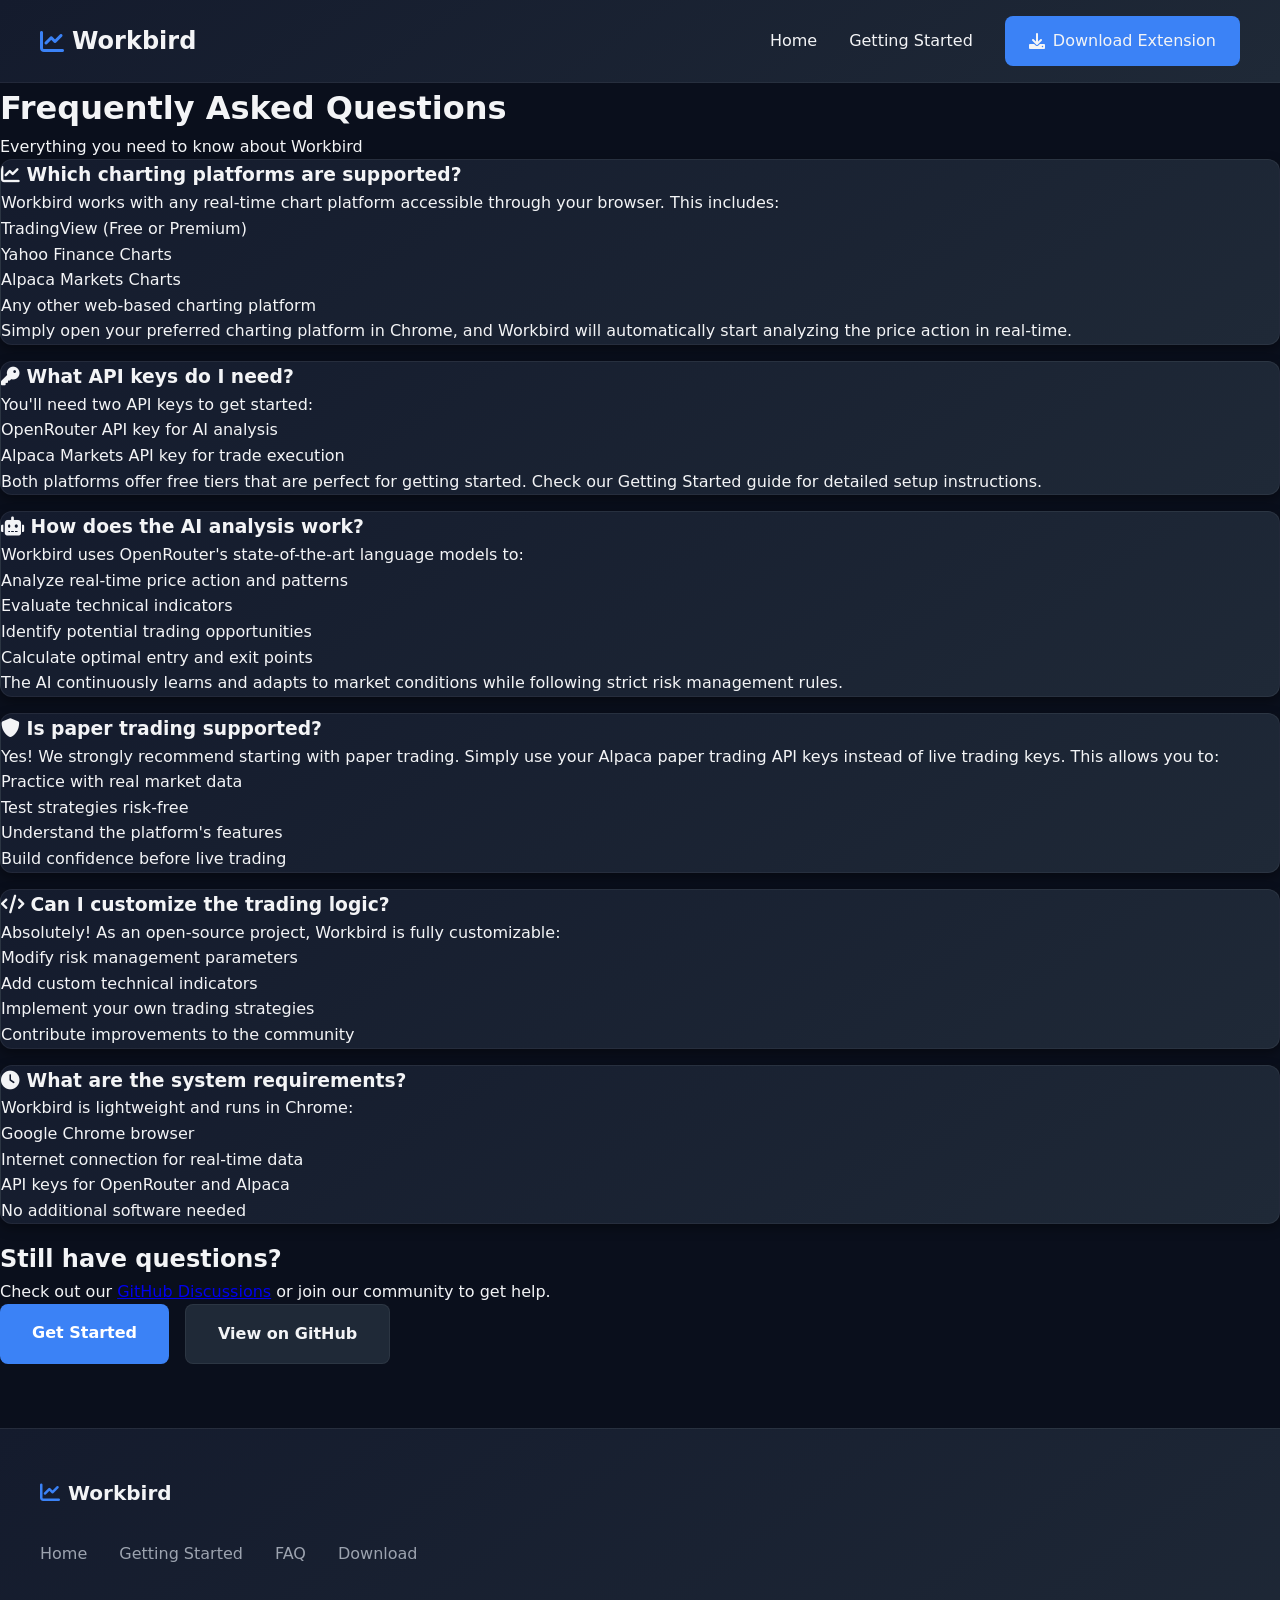
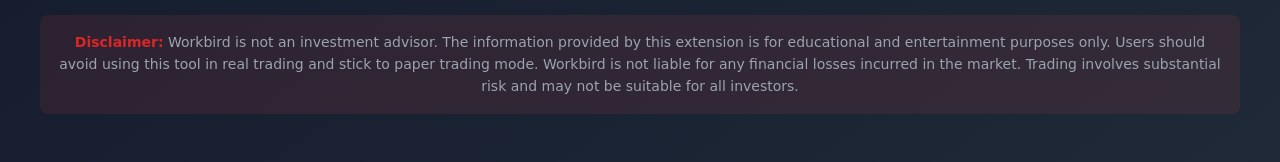
<file: faq.html>
<!DOCTYPE html>
<html lang="en">
<head>
    <meta charset="UTF-8">
    <meta name="viewport" content="width=device-width, initial-scale=1.0">
    <title>FAQ - Workbird Trading Assistant</title>
    <link rel="stylesheet" href="https://cdnjs.cloudflare.com/ajax/libs/font-awesome/6.0.0/css/all.min.css">
    <link rel="stylesheet" href="styles.css">
</head>
<body>
    <nav>
        <div class="nav-content">
            <div class="logo">
                <i class="fas fa-chart-line"></i>
                <a href="index.html">Workbird</a>
            </div>
            <div class="nav-links">
                <a href="index.html">Home</a>
                <a href="getting-started.html">Getting Started</a>
                <a href="#" class="download-btn" id="downloadBtn">
                    <i class="fas fa-download"></i>
                    Download Extension
                </a>
            </div>
        </div>
    </nav>

    <main class="faq-page">
        <div class="container">
            <h1>Frequently Asked Questions</h1>
            <p class="section-subtitle">Everything you need to know about Workbird</p>

            <div class="faq-grid">
                <div class="faq-item">
                    <h3><i class="fas fa-chart-line"></i> Which charting platforms are supported?</h3>
                    <p>Workbird works with any real-time chart platform accessible through your browser. This includes:</p>
                    <ul>
                        <li>TradingView (Free or Premium)</li>
                        <li>Yahoo Finance Charts</li>
                        <li>Alpaca Markets Charts</li>
                        <li>Any other web-based charting platform</li>
                    </ul>
                    <p>Simply open your preferred charting platform in Chrome, and Workbird will automatically start analyzing the price action in real-time.</p>
                </div>

                <div class="faq-item">
                    <h3><i class="fas fa-key"></i> What API keys do I need?</h3>
                    <p>You'll need two API keys to get started:</p>
                    <ul>
                        <li>OpenRouter API key for AI analysis</li>
                        <li>Alpaca Markets API key for trade execution</li>
                    </ul>
                    <p>Both platforms offer free tiers that are perfect for getting started. Check our Getting Started guide for detailed setup instructions.</p>
                </div>

                <div class="faq-item">
                    <h3><i class="fas fa-robot"></i> How does the AI analysis work?</h3>
                    <p>Workbird uses OpenRouter's state-of-the-art language models to:</p>
                    <ul>
                        <li>Analyze real-time price action and patterns</li>
                        <li>Evaluate technical indicators</li>
                        <li>Identify potential trading opportunities</li>
                        <li>Calculate optimal entry and exit points</li>
                    </ul>
                    <p>The AI continuously learns and adapts to market conditions while following strict risk management rules.</p>
                </div>

                <div class="faq-item">
                    <h3><i class="fas fa-shield-alt"></i> Is paper trading supported?</h3>
                    <p>Yes! We strongly recommend starting with paper trading. Simply use your Alpaca paper trading API keys instead of live trading keys. This allows you to:</p>
                    <ul>
                        <li>Practice with real market data</li>
                        <li>Test strategies risk-free</li>
                        <li>Understand the platform's features</li>
                        <li>Build confidence before live trading</li>
                    </ul>
                </div>

                <div class="faq-item">
                    <h3><i class="fas fa-code"></i> Can I customize the trading logic?</h3>
                    <p>Absolutely! As an open-source project, Workbird is fully customizable:</p>
                    <ul>
                        <li>Modify risk management parameters</li>
                        <li>Add custom technical indicators</li>
                        <li>Implement your own trading strategies</li>
                        <li>Contribute improvements to the community</li>
                    </ul>
                </div>

                <div class="faq-item">
                    <h3><i class="fas fa-clock"></i> What are the system requirements?</h3>
                    <p>Workbird is lightweight and runs in Chrome:</p>
                    <ul>
                        <li>Google Chrome browser</li>
                        <li>Internet connection for real-time data</li>
                        <li>API keys for OpenRouter and Alpaca</li>
                        <li>No additional software needed</li>
                    </ul>
                </div>
            </div>

            <div class="still-have-questions">
                <h2>Still have questions?</h2>
                <p>Check out our <a href="https://github.com/yourusername/workbird/discussions" target="_blank">GitHub Discussions</a> or join our community to get help.</p>
                <div class="cta-buttons">
                    <a href="getting-started.html" class="primary-btn">Get Started</a>
                    <a href="https://github.com/yourusername/workbird" class="secondary-btn">View on GitHub</a>
                </div>
            </div>
        </div>
    </main>

    <footer>
        <div class="footer-content">
            <div class="footer-logo">
                <i class="fas fa-chart-line"></i>
                <span>Workbird</span>
            </div>
            <div class="footer-links">
                <a href="index.html">Home</a>
                <a href="getting-started.html">Getting Started</a>
                <a href="faq.html">FAQ</a>
                <a href="#" id="downloadFooter">Download</a>
            </div>
            <div class="disclaimer">
                <p><strong>Disclaimer:</strong> Workbird is not an investment advisor. The information provided by this extension is for educational and entertainment purposes only. Users should avoid using this tool in real trading and stick to paper trading mode. Workbird is not liable for any financial losses incurred in the market. Trading involves substantial risk and may not be suitable for all investors.</p>
            </div>
        </div>
    </footer>

    <script>
        function downloadProject() {
            const link = document.createElement('a');
            link.href = 'workbird.zip';
            link.download = 'workbird.zip';
            document.body.appendChild(link);
            link.click();
            document.body.removeChild(link);
        }

        document.getElementById('downloadBtn').addEventListener('click', downloadProject);
        document.getElementById('downloadFooter').addEventListener('click', downloadProject);
    </script>
</body>
</html>
</file>
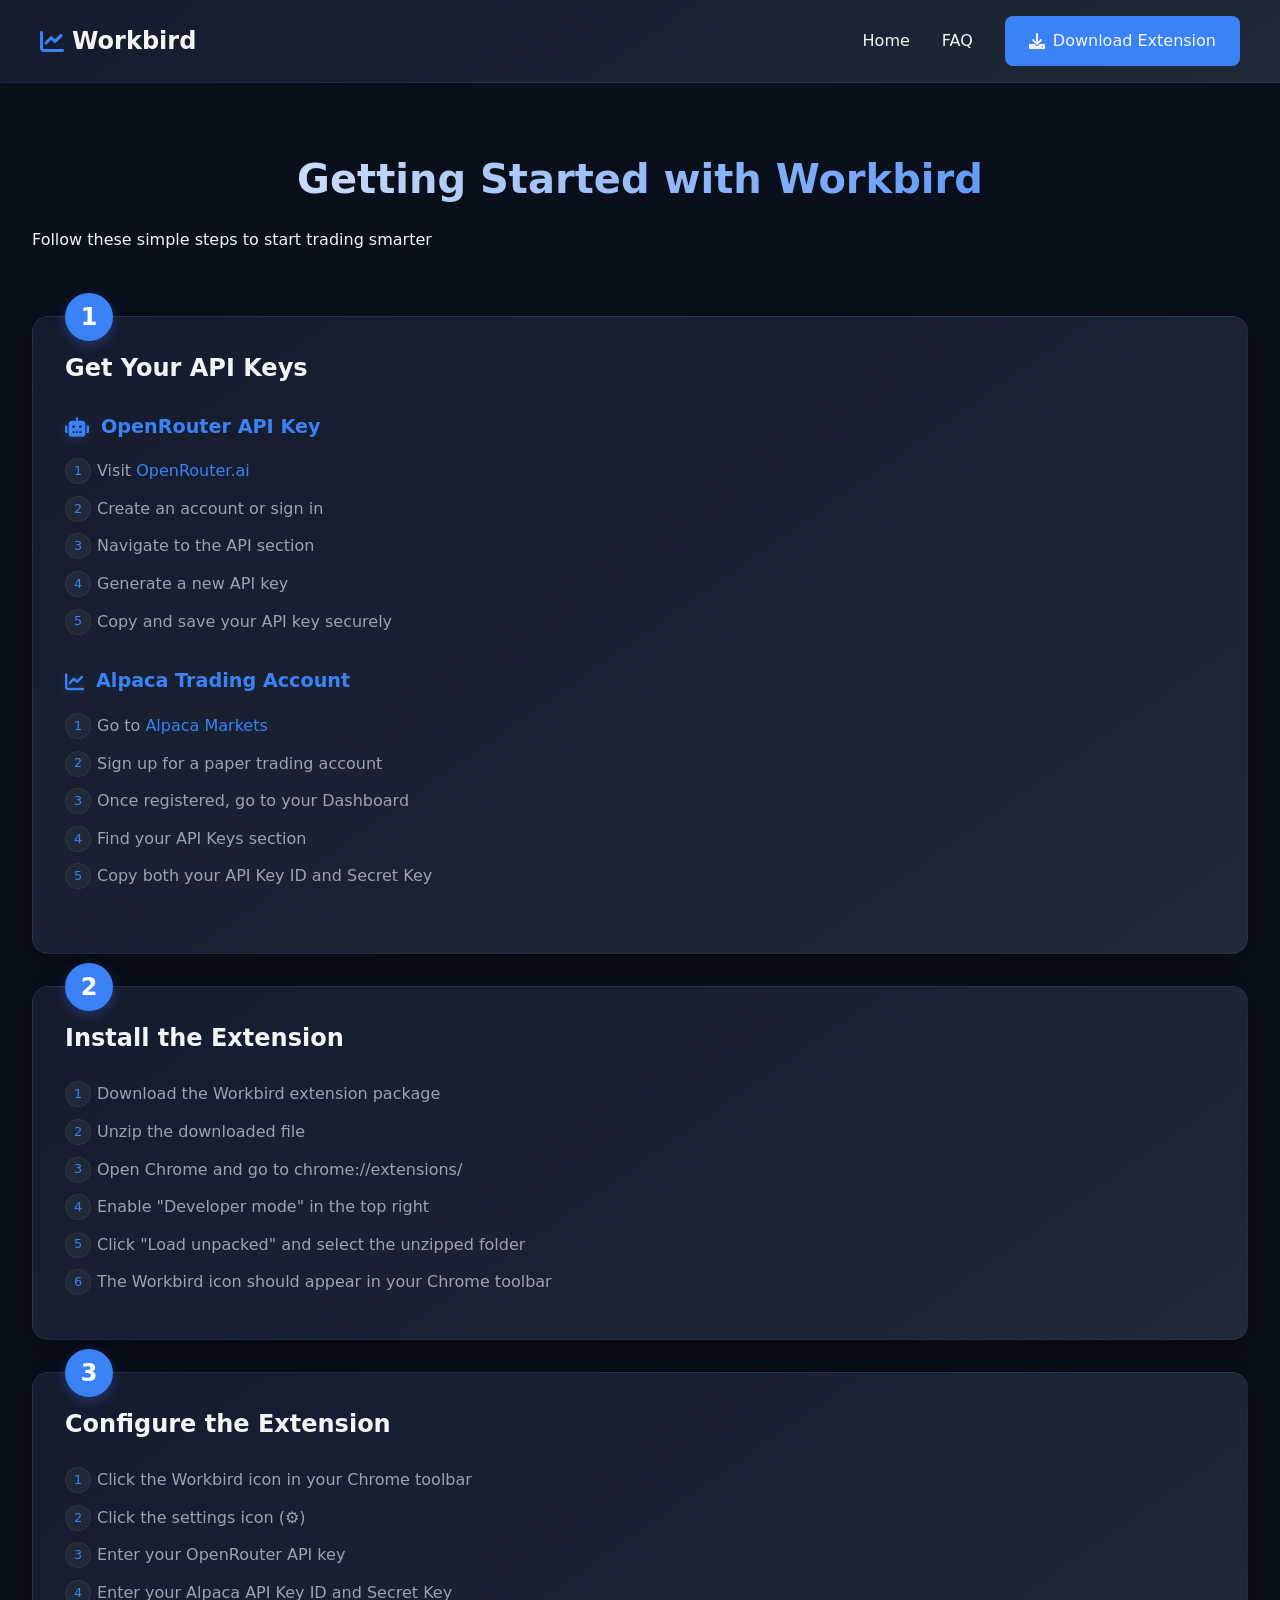
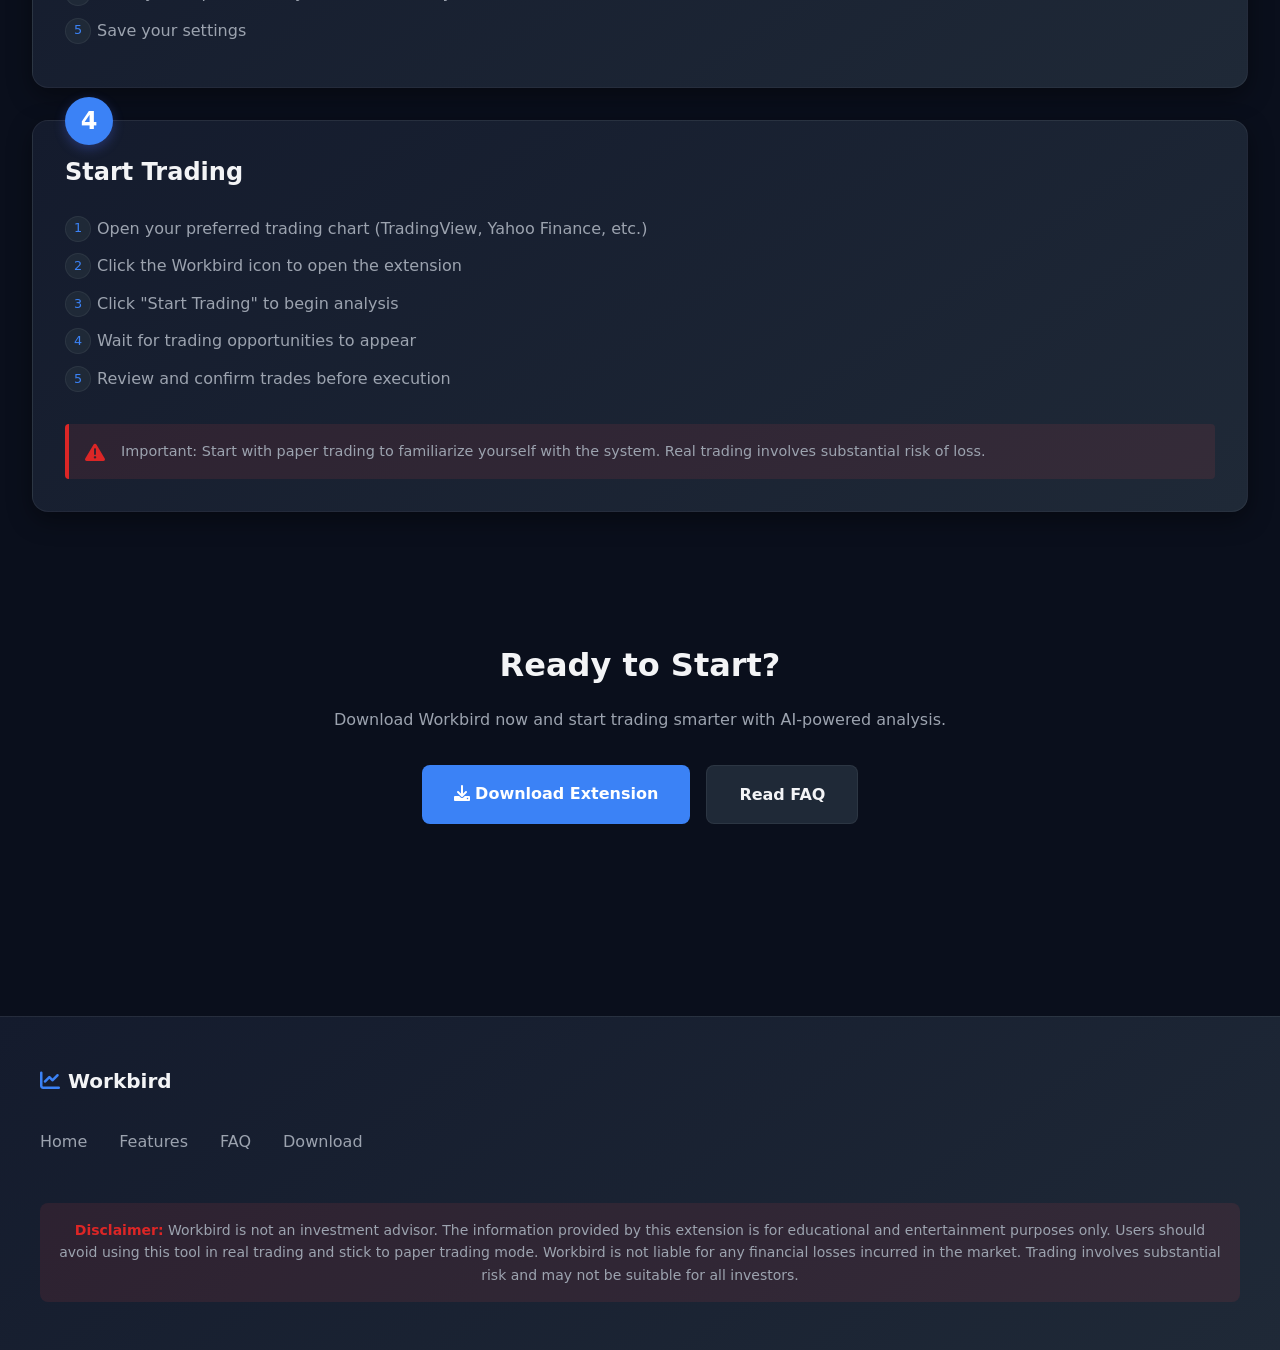
<file: getting-started.html>
<!DOCTYPE html>
<html lang="en">
<head>
    <meta charset="UTF-8">
    <meta name="viewport" content="width=device-width, initial-scale=1.0">
    <title>Getting Started - Workbird</title>
    <link rel="stylesheet" href="https://cdnjs.cloudflare.com/ajax/libs/font-awesome/6.0.0/css/all.min.css">
    <link rel="stylesheet" href="styles.css">
</head>
<body>
    <nav>
        <div class="nav-content">
            <div class="logo">
                <i class="fas fa-chart-line"></i>
                <a href="index.html">Workbird</a>
            </div>
            <div class="nav-links">
                <a href="index.html">Home</a>
                <a href="index.html#faq">FAQ</a>
                <a href="#" class="download-btn" id="downloadBtn">
                    <i class="fas fa-download"></i>
                    Download Extension
                </a>
            </div>
        </div>
    </nav>

    <main class="getting-started">
        <div class="container">
            <h1>Getting Started with Workbird</h1>
            <p class="section-subtitle">Follow these simple steps to start trading smarter</p>

            <div class="setup-steps">
                <div class="step-card">
                    <div class="step-number">1</div>
                    <h2>Get Your API Keys</h2>
                    
                    <div class="api-section">
                        <h3><i class="fas fa-robot"></i> OpenRouter API Key</h3>
                        <ol>
                            <li>Visit <a href="https://openrouter.ai/" target="_blank">OpenRouter.ai</a></li>
                            <li>Create an account or sign in</li>
                            <li>Navigate to the API section</li>
                            <li>Generate a new API key</li>
                            <li>Copy and save your API key securely</li>
                        </ol>
                    </div>

                    <div class="api-section">
                        <h3><i class="fas fa-chart-line"></i> Alpaca Trading Account</h3>
                        <ol>
                            <li>Go to <a href="https://app.alpaca.markets/signup" target="_blank">Alpaca Markets</a></li>
                            <li>Sign up for a paper trading account</li>
                            <li>Once registered, go to your Dashboard</li>
                            <li>Find your API Keys section</li>
                            <li>Copy both your API Key ID and Secret Key</li>
                        </ol>
                    </div>
                </div>

                <div class="step-card">
                    <div class="step-number">2</div>
                    <h2>Install the Extension</h2>
                    <ol>
                        <li>Download the Workbird extension package</li>
                        <li>Unzip the downloaded file</li>
                        <li>Open Chrome and go to chrome://extensions/</li>
                        <li>Enable "Developer mode" in the top right</li>
                        <li>Click "Load unpacked" and select the unzipped folder</li>
                        <li>The Workbird icon should appear in your Chrome toolbar</li>
                    </ol>
                </div>

                <div class="step-card">
                    <div class="step-number">3</div>
                    <h2>Configure the Extension</h2>
                    <ol>
                        <li>Click the Workbird icon in your Chrome toolbar</li>
                        <li>Click the settings icon (⚙️)</li>
                        <li>Enter your OpenRouter API key</li>
                        <li>Enter your Alpaca API Key ID and Secret Key</li>
                        <li>Save your settings</li>
                    </ol>
                </div>

                <div class="step-card">
                    <div class="step-number">4</div>
                    <h2>Start Trading</h2>
                    <ol>
                        <li>Open your preferred trading chart (TradingView, Yahoo Finance, etc.)</li>
                        <li>Click the Workbird icon to open the extension</li>
                        <li>Click "Start Trading" to begin analysis</li>
                        <li>Wait for trading opportunities to appear</li>
                        <li>Review and confirm trades before execution</li>
                    </ol>
                    <div class="warning">
                        <i class="fas fa-exclamation-triangle"></i>
                        <p>Important: Start with paper trading to familiarize yourself with the system. Real trading involves substantial risk of loss.</p>
                    </div>
                </div>
            </div>

            <div class="next-steps">
                <h2>Ready to Start?</h2>
                <p>Download Workbird now and start trading smarter with AI-powered analysis.</p>
                <div class="cta-buttons">
                    <a href="#" class="primary-btn" id="downloadBtnBottom">
                        <i class="fas fa-download"></i>
                        Download Extension
                    </a>
                    <a href="index.html#faq" class="secondary-btn">Read FAQ</a>
                </div>
            </div>
        </div>
    </main>

    <footer>
        <div class="footer-content">
            <div class="footer-logo">
                <i class="fas fa-chart-line"></i>
                <span>Workbird</span>
            </div>
            <div class="footer-links">
                <a href="index.html">Home</a>
                <a href="index.html#features">Features</a>
                <a href="index.html#faq">FAQ</a>
                <a href="#" id="downloadFooter">Download</a>
            </div>
            <div class="disclaimer">
                <p><strong>Disclaimer:</strong> Workbird is not an investment advisor. The information provided by this extension is for educational and entertainment purposes only. Users should avoid using this tool in real trading and stick to paper trading mode. Workbird is not liable for any financial losses incurred in the market. Trading involves substantial risk and may not be suitable for all investors.</p>
            </div>
        </div>
    </footer>

    <script>
        function downloadProject() {
            const link = document.createElement('a');
            link.href = 'workbird.zip';
            link.download = 'workbird.zip';
            document.body.appendChild(link);
            link.click();
            document.body.removeChild(link);
        }

        document.getElementById('downloadBtn').addEventListener('click', downloadProject);
        document.getElementById('downloadBtnBottom').addEventListener('click', downloadProject);
        document.getElementById('downloadFooter').addEventListener('click', downloadProject);
    </script>
</body>
</html>
</file>
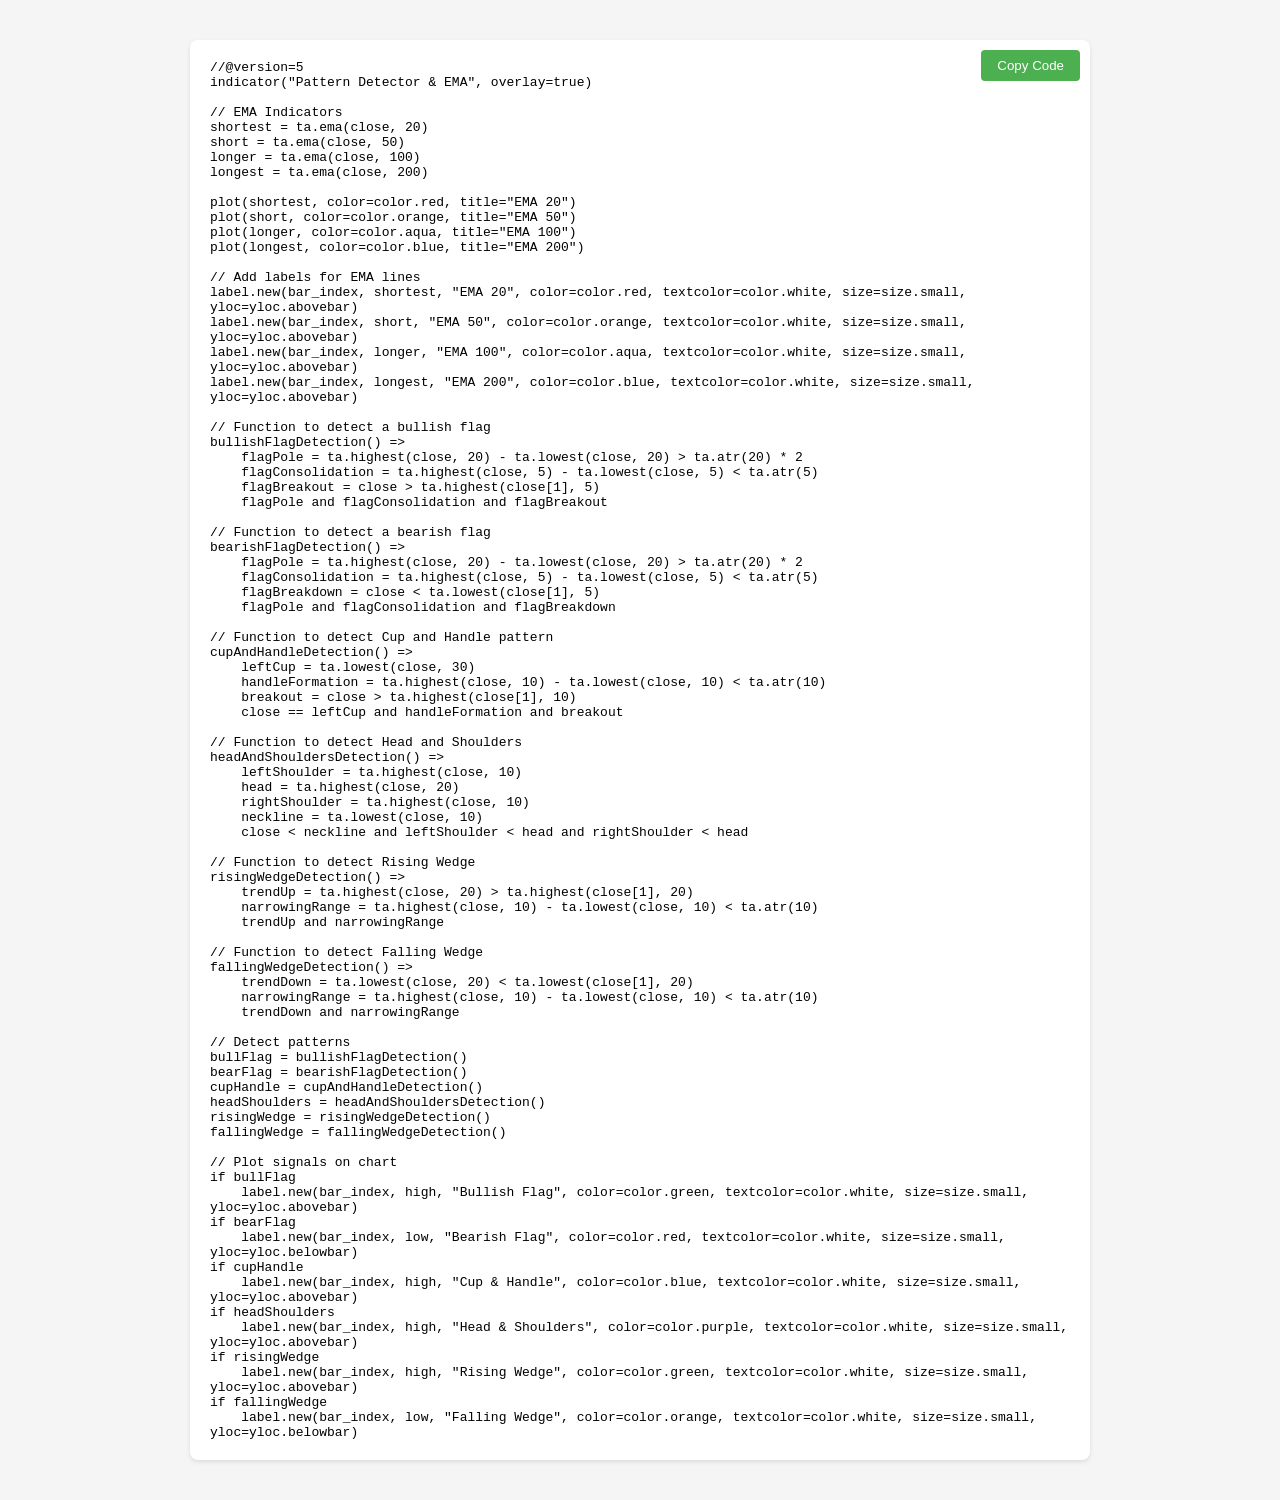
<file: pattern_detector_ema.html>
<!DOCTYPE html>
<html>
<head>
    <title>Pine Script - Pattern Detector & EMA</title>
    <style>
        body {
            font-family: monospace;
            max-width: 900px;
            margin: 20px auto;
            padding: 20px;
            background: #f5f5f5;
        }
        .code-container {
            position: relative;
            background: #fff;
            padding: 20px;
            border-radius: 8px;
            box-shadow: 0 2px 4px rgba(0,0,0,0.1);
        }
        pre {
            white-space: pre-wrap;
            margin: 0;
        }
        .copy-btn {
            position: absolute;
            top: 10px;
            right: 10px;
            padding: 8px 16px;
            background: #4CAF50;
            color: white;
            border: none;
            border-radius: 4px;
            cursor: pointer;
            transition: background 0.3s;
        }
        .copy-btn:hover {
            background: #45a049;
        }
    </style>
</head>
<body>
    <div class="code-container">
        <button class="copy-btn" onclick="copyCode()">Copy Code</button>
        <pre id="pineScript">//@version=5
indicator("Pattern Detector & EMA", overlay=true)

// EMA Indicators
shortest = ta.ema(close, 20)
short = ta.ema(close, 50)
longer = ta.ema(close, 100)
longest = ta.ema(close, 200)

plot(shortest, color=color.red, title="EMA 20")
plot(short, color=color.orange, title="EMA 50")
plot(longer, color=color.aqua, title="EMA 100")
plot(longest, color=color.blue, title="EMA 200")

// Add labels for EMA lines
label.new(bar_index, shortest, "EMA 20", color=color.red, textcolor=color.white, size=size.small, yloc=yloc.abovebar)
label.new(bar_index, short, "EMA 50", color=color.orange, textcolor=color.white, size=size.small, yloc=yloc.abovebar)
label.new(bar_index, longer, "EMA 100", color=color.aqua, textcolor=color.white, size=size.small, yloc=yloc.abovebar)
label.new(bar_index, longest, "EMA 200", color=color.blue, textcolor=color.white, size=size.small, yloc=yloc.abovebar)

// Function to detect a bullish flag
bullishFlagDetection() =>
    flagPole = ta.highest(close, 20) - ta.lowest(close, 20) > ta.atr(20) * 2
    flagConsolidation = ta.highest(close, 5) - ta.lowest(close, 5) < ta.atr(5)
    flagBreakout = close > ta.highest(close[1], 5)
    flagPole and flagConsolidation and flagBreakout

// Function to detect a bearish flag
bearishFlagDetection() =>
    flagPole = ta.highest(close, 20) - ta.lowest(close, 20) > ta.atr(20) * 2
    flagConsolidation = ta.highest(close, 5) - ta.lowest(close, 5) < ta.atr(5)
    flagBreakdown = close < ta.lowest(close[1], 5)
    flagPole and flagConsolidation and flagBreakdown

// Function to detect Cup and Handle pattern
cupAndHandleDetection() =>
    leftCup = ta.lowest(close, 30)
    handleFormation = ta.highest(close, 10) - ta.lowest(close, 10) < ta.atr(10)
    breakout = close > ta.highest(close[1], 10)
    close == leftCup and handleFormation and breakout

// Function to detect Head and Shoulders
headAndShouldersDetection() =>
    leftShoulder = ta.highest(close, 10)
    head = ta.highest(close, 20)
    rightShoulder = ta.highest(close, 10)
    neckline = ta.lowest(close, 10)
    close < neckline and leftShoulder < head and rightShoulder < head

// Function to detect Rising Wedge
risingWedgeDetection() =>
    trendUp = ta.highest(close, 20) > ta.highest(close[1], 20)
    narrowingRange = ta.highest(close, 10) - ta.lowest(close, 10) < ta.atr(10)
    trendUp and narrowingRange

// Function to detect Falling Wedge
fallingWedgeDetection() =>
    trendDown = ta.lowest(close, 20) < ta.lowest(close[1], 20)
    narrowingRange = ta.highest(close, 10) - ta.lowest(close, 10) < ta.atr(10)
    trendDown and narrowingRange

// Detect patterns
bullFlag = bullishFlagDetection()
bearFlag = bearishFlagDetection()
cupHandle = cupAndHandleDetection()
headShoulders = headAndShouldersDetection()
risingWedge = risingWedgeDetection()
fallingWedge = fallingWedgeDetection()

// Plot signals on chart
if bullFlag
    label.new(bar_index, high, "Bullish Flag", color=color.green, textcolor=color.white, size=size.small, yloc=yloc.abovebar)
if bearFlag
    label.new(bar_index, low, "Bearish Flag", color=color.red, textcolor=color.white, size=size.small, yloc=yloc.belowbar)
if cupHandle
    label.new(bar_index, high, "Cup & Handle", color=color.blue, textcolor=color.white, size=size.small, yloc=yloc.abovebar)
if headShoulders
    label.new(bar_index, high, "Head & Shoulders", color=color.purple, textcolor=color.white, size=size.small, yloc=yloc.abovebar)
if risingWedge
    label.new(bar_index, high, "Rising Wedge", color=color.green, textcolor=color.white, size=size.small, yloc=yloc.abovebar)
if fallingWedge
    label.new(bar_index, low, "Falling Wedge", color=color.orange, textcolor=color.white, size=size.small, yloc=yloc.belowbar)</pre>
    </div>

    <script>
        function copyCode() {
            const codeElement = document.getElementById('pineScript');
            const textArea = document.createElement('textarea');
            textArea.value = codeElement.textContent;
            document.body.appendChild(textArea);
            textArea.select();
            document.execCommand('copy');
            document.body.removeChild(textArea);
            
            const button = document.querySelector('.copy-btn');
            button.textContent = 'Copied!';
            setTimeout(() => {
                button.textContent = 'Copy Code';
            }, 2000);
        }
    </script>
</body>
</html>
</file>
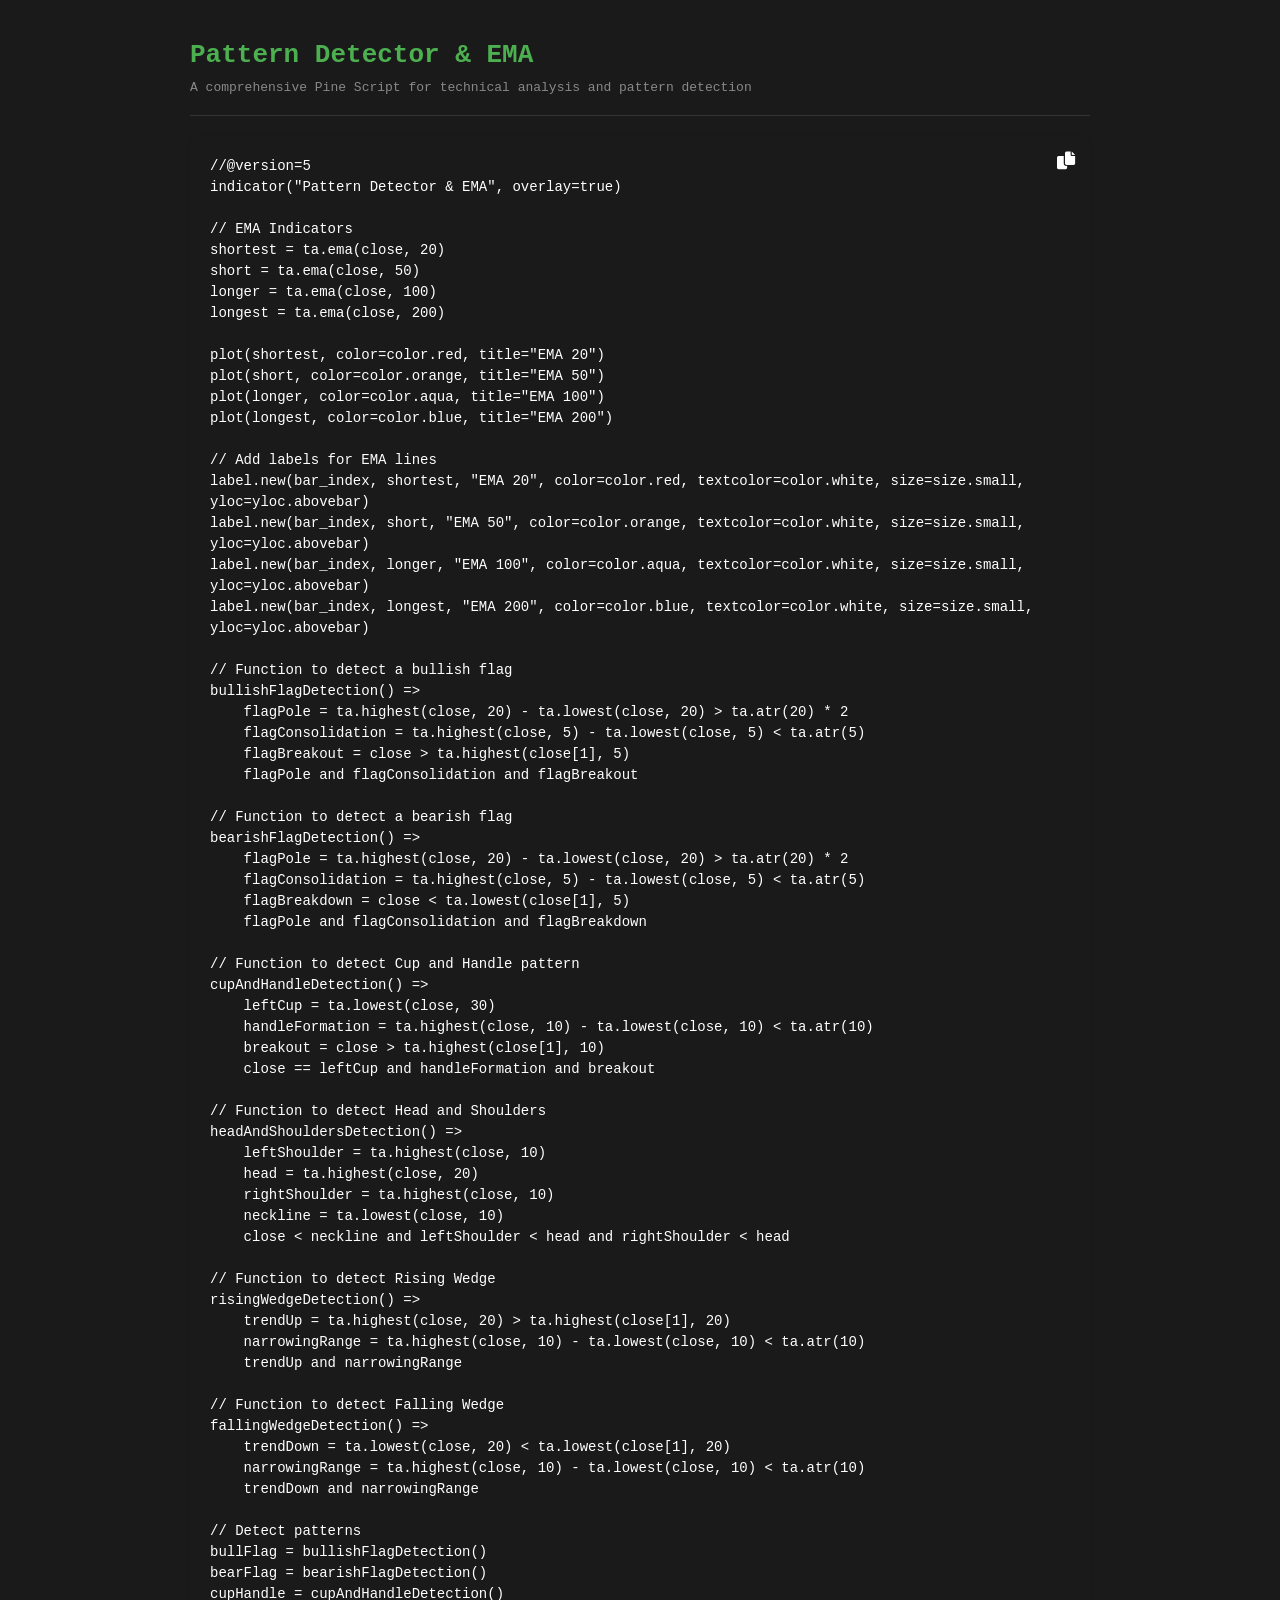
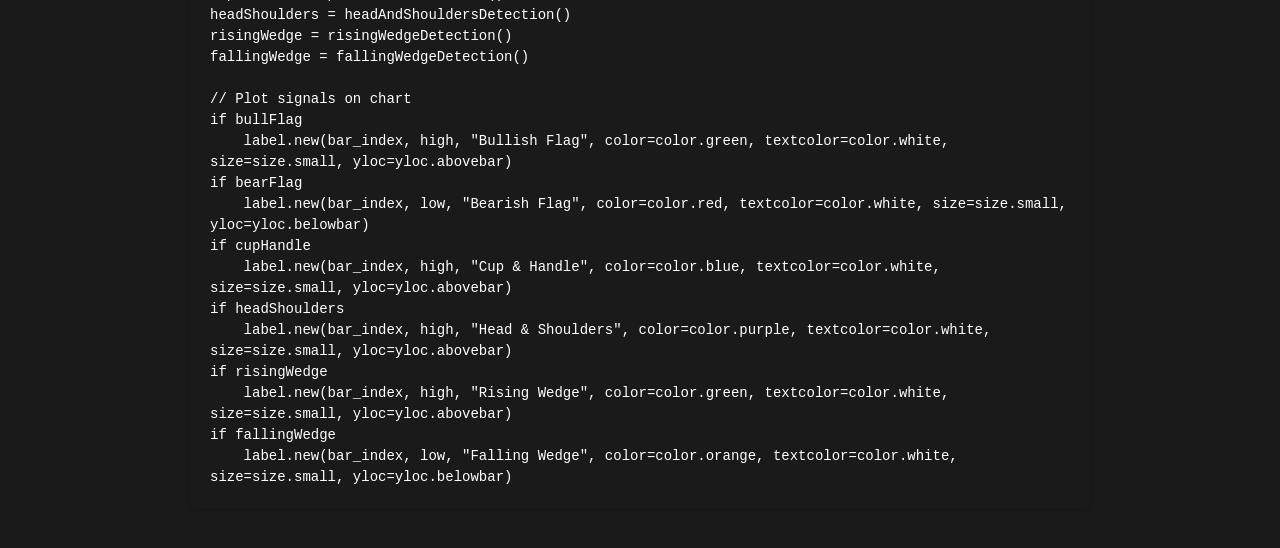
<file: pine-script.html>
<!DOCTYPE html>
<html>
<head>
    <title>Pine Script - Pattern Detector & EMA</title>
    <link rel="stylesheet" href="https://cdnjs.cloudflare.com/ajax/libs/font-awesome/6.0.0/css/all.min.css">
    <style>
        body {
            font-family: monospace;
            max-width: 900px;
            margin: 20px auto;
            padding: 20px;
            background: #1a1a1a;
            color: #fff;
        }
        .code-container {
            position: relative;
            background: #1a1a1a;
            padding: 20px;
            border-radius: 8px;
            box-shadow: 0 2px 4px rgba(0,0,0,0.1);
        }
        pre {
            white-space: pre-wrap;
            margin: 0;
            font-size: 14px;
            line-height: 1.5;
        }
        .copy-btn {
            position: absolute;
            top: 10px;
            right: 10px;
            background: none;
            border: none;
            color: #fff;
            cursor: pointer;
            font-size: 18px;
            padding: 5px;
            transition: transform 0.2s;
        }
        .copy-btn:hover {
            transform: scale(1.1);
        }
        .header {
            margin-bottom: 20px;
            padding-bottom: 20px;
            border-bottom: 1px solid #333;
        }
        .header h1 {
            color: #4CAF50;
            margin: 0 0 10px 0;
        }
        .header p {
            margin: 0;
            color: #888;
        }
    </style>
</head>
<body>
    <div class="header">
        <h1>Pattern Detector & EMA</h1>
        <p>A comprehensive Pine Script for technical analysis and pattern detection</p>
    </div>
    <div class="code-container">
        <button class="copy-btn" onclick="copyCode()" title="Copy to clipboard">
            <i class="fas fa-copy"></i>
        </button>
        <pre id="pineScript">//@version=5
indicator("Pattern Detector & EMA", overlay=true)

// EMA Indicators
shortest = ta.ema(close, 20)
short = ta.ema(close, 50)
longer = ta.ema(close, 100)
longest = ta.ema(close, 200)

plot(shortest, color=color.red, title="EMA 20")
plot(short, color=color.orange, title="EMA 50")
plot(longer, color=color.aqua, title="EMA 100")
plot(longest, color=color.blue, title="EMA 200")

// Add labels for EMA lines
label.new(bar_index, shortest, "EMA 20", color=color.red, textcolor=color.white, size=size.small, yloc=yloc.abovebar)
label.new(bar_index, short, "EMA 50", color=color.orange, textcolor=color.white, size=size.small, yloc=yloc.abovebar)
label.new(bar_index, longer, "EMA 100", color=color.aqua, textcolor=color.white, size=size.small, yloc=yloc.abovebar)
label.new(bar_index, longest, "EMA 200", color=color.blue, textcolor=color.white, size=size.small, yloc=yloc.abovebar)

// Function to detect a bullish flag
bullishFlagDetection() =>
    flagPole = ta.highest(close, 20) - ta.lowest(close, 20) > ta.atr(20) * 2
    flagConsolidation = ta.highest(close, 5) - ta.lowest(close, 5) < ta.atr(5)
    flagBreakout = close > ta.highest(close[1], 5)
    flagPole and flagConsolidation and flagBreakout

// Function to detect a bearish flag
bearishFlagDetection() =>
    flagPole = ta.highest(close, 20) - ta.lowest(close, 20) > ta.atr(20) * 2
    flagConsolidation = ta.highest(close, 5) - ta.lowest(close, 5) < ta.atr(5)
    flagBreakdown = close < ta.lowest(close[1], 5)
    flagPole and flagConsolidation and flagBreakdown

// Function to detect Cup and Handle pattern
cupAndHandleDetection() =>
    leftCup = ta.lowest(close, 30)
    handleFormation = ta.highest(close, 10) - ta.lowest(close, 10) < ta.atr(10)
    breakout = close > ta.highest(close[1], 10)
    close == leftCup and handleFormation and breakout

// Function to detect Head and Shoulders
headAndShouldersDetection() =>
    leftShoulder = ta.highest(close, 10)
    head = ta.highest(close, 20)
    rightShoulder = ta.highest(close, 10)
    neckline = ta.lowest(close, 10)
    close < neckline and leftShoulder < head and rightShoulder < head

// Function to detect Rising Wedge
risingWedgeDetection() =>
    trendUp = ta.highest(close, 20) > ta.highest(close[1], 20)
    narrowingRange = ta.highest(close, 10) - ta.lowest(close, 10) < ta.atr(10)
    trendUp and narrowingRange

// Function to detect Falling Wedge
fallingWedgeDetection() =>
    trendDown = ta.lowest(close, 20) < ta.lowest(close[1], 20)
    narrowingRange = ta.highest(close, 10) - ta.lowest(close, 10) < ta.atr(10)
    trendDown and narrowingRange

// Detect patterns
bullFlag = bullishFlagDetection()
bearFlag = bearishFlagDetection()
cupHandle = cupAndHandleDetection()
headShoulders = headAndShouldersDetection()
risingWedge = risingWedgeDetection()
fallingWedge = fallingWedgeDetection()

// Plot signals on chart
if bullFlag
    label.new(bar_index, high, "Bullish Flag", color=color.green, textcolor=color.white, size=size.small, yloc=yloc.abovebar)
if bearFlag
    label.new(bar_index, low, "Bearish Flag", color=color.red, textcolor=color.white, size=size.small, yloc=yloc.belowbar)
if cupHandle
    label.new(bar_index, high, "Cup & Handle", color=color.blue, textcolor=color.white, size=size.small, yloc=yloc.abovebar)
if headShoulders
    label.new(bar_index, high, "Head & Shoulders", color=color.purple, textcolor=color.white, size=size.small, yloc=yloc.abovebar)
if risingWedge
    label.new(bar_index, high, "Rising Wedge", color=color.green, textcolor=color.white, size=size.small, yloc=yloc.abovebar)
if fallingWedge
    label.new(bar_index, low, "Falling Wedge", color=color.orange, textcolor=color.white, size=size.small, yloc=yloc.belowbar)</pre>
    </div>

    <script>
        function copyCode() {
            const codeElement = document.getElementById('pineScript');
            const textArea = document.createElement('textarea');
            textArea.value = codeElement.textContent;
            document.body.appendChild(textArea);
            textArea.select();
            document.execCommand('copy');
            document.body.removeChild(textArea);
            
            const icon = document.querySelector('.fa-copy');
            icon.classList.remove('fa-copy');
            icon.classList.add('fa-check');
            setTimeout(() => {
                icon.classList.remove('fa-check');
                icon.classList.add('fa-copy');
            }, 2000);
        }
    </script>
</body>
</html>
</file>
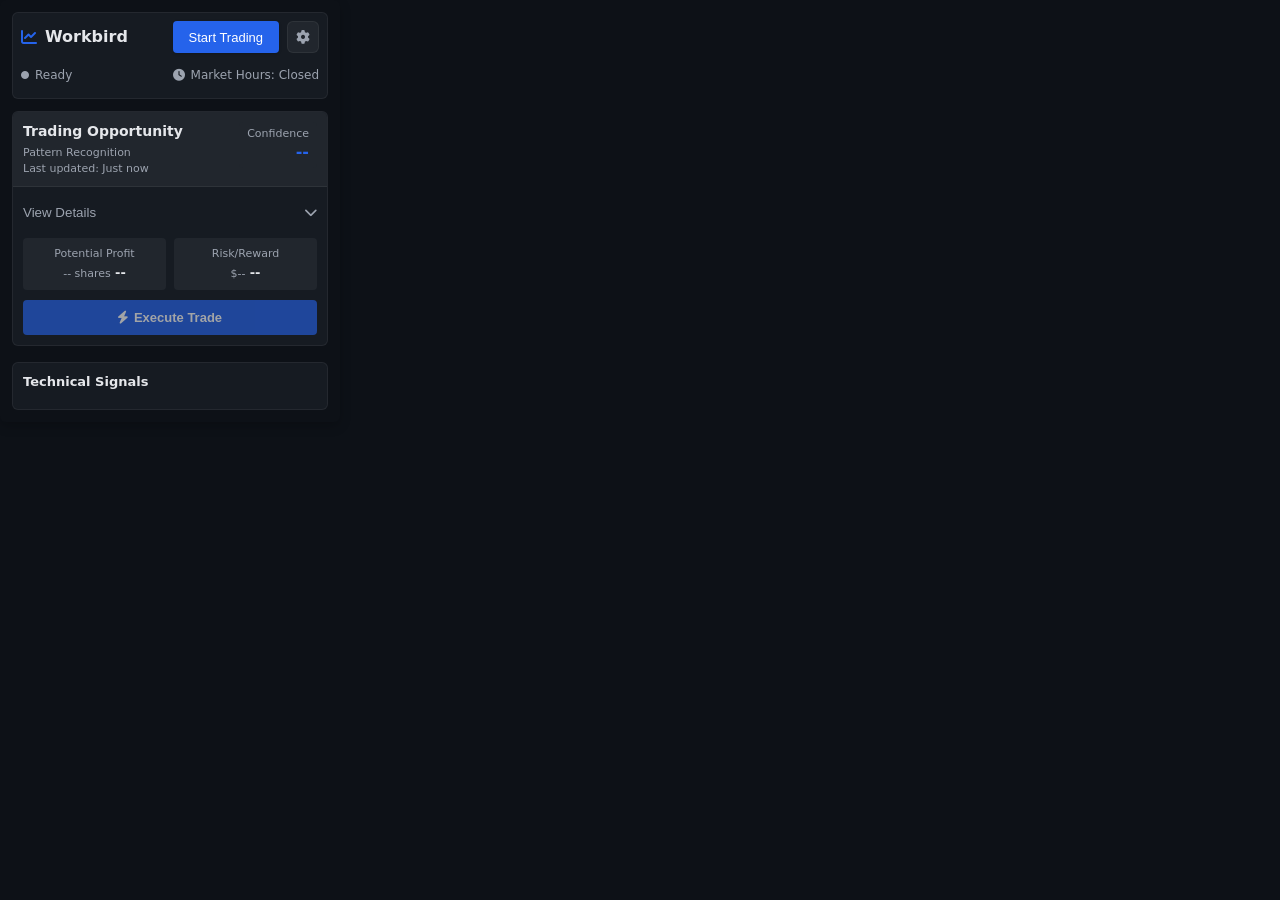
<file: popup.html>
<!DOCTYPE html>
<html lang="en">
<head>
  <meta charset="UTF-8">
  <title>Workbird Trading Assistant</title>
  <link rel="stylesheet" href="https://cdnjs.cloudflare.com/ajax/libs/font-awesome/6.0.0/css/all.min.css">
  <link rel="stylesheet" href="popup.css">
</head>
<body>
  <div class="container">
    <div class="window-header">
      <div class="header-content">
        <div class="app-title">
          <i class="fas fa-chart-line"></i>
          <h1>Workbird</h1>
        </div>
        <div class="window-controls">
          <button id="toggleAnalysis" class="action-button" aria-label="Toggle Analysis">
            <span class="button-text">Start Analysis</span>
            <i class="fas fa-spinner fa-spin" style="display: none;" aria-hidden="true"></i>
          </button>
          <button class="settings-button" title="Settings" aria-label="Open settings">
            <i class="fas fa-cog"></i>
          </button>
        </div>
      </div>
      <div class="status-bar">
        <div class="status-indicator">
          <i class="fas fa-circle"></i>
          <span class="status-text">Ready</span>
        </div>
        <div class="market-status">
          <i class="fas fa-clock"></i>
          <span class="market-hours">Market Hours: <span id="marketStatus">Closed</span></span>
        </div>
      </div>
    </div>

    <div class="main-content">
      <div class="intro-panel" id="introPanel">
        <h2 class="intro-title"></h2>
        <p class="intro-content"></p>
        <p class="intro-subtext"></p>
        <ul class="intro-items"></ul>
        <div class="intro-controls">
          <button class="intro-prev" style="display: none;">
            <i class="fas fa-arrow-left"></i> Previous
          </button>
          <button class="intro-next">
            Next <i class="fas fa-arrow-right"></i>
          </button>
        </div>
      </div>
      <div class="strategy-panel" id="strategyPanel">
        <div class="strategy-header">
          <div class="strategy-title">
            <h2>Trading Opportunity</h2>
            <span class="strategy-type" id="strategyType">Pattern Recognition</span>
            <span class="last-updated" id="lastUpdated">Last updated: Just now</span>
          </div>
          <div class="confidence-score">
            <div class="score-label">Confidence</div>
            <div class="score-value" id="confidenceScore">--</div>
          </div>
        </div>

        <div class="strategy-content">
          <div class="market-sentiment">
          <div class="details-section">
            <button class="details-toggle">
              <span>View Details</span>
              <i class="fas fa-chevron-down"></i>
            </button>
            </div>

          <div class="price-levels collapsed">
  
            <div class="level-item entry">
                <span class="level-label">Entry Price</span>
                <span class="level-value" id="entryPrice">$0.00</span>
              </div>
              <div class="level-item stop">
                <span class="level-label">Stop Loss</span>
                <span class="level-value" id="stopLoss">$0.00</span>
              </div>
              <div class="level-item target">
                <span class="level-label">Take Profit</span>
                <span class="level-value" id="takeProfit">$0.00</span>
              </div>
            </div>
          </div>

          <div class="profit-risk">
            <div class="metric">
              <span class="metric-label">Potential Profit</span>
              <span class="metric-shares" id="shareQty">-- shares</span>
              <span class="metric-value profit" id="potentialProfit">--</span>
            </div>
            <div class="metric">
              <span class="metric-label">Risk/Reward</span>
              <span class="metric-shares" id="dollarAmount">$--</span>
              <span class="metric-value" id="riskReward">--</span>
            </div>
          </div>

          <button id="executeTrade" class="trade-button" disabled>
            <i class="fas fa-bolt"></i>
            Execute Trade
          </button>
        </div>
      </div>

      <div class="analysis-indicators">
        <div class="indicator-group">
          <h3>Technical Signals</h3>
          <div class="indicators-grid" id="technicalSignals">
            <!-- Indicators will be populated by JavaScript -->
          </div>
        </div>
      </div>
    </div>
  </div>

  <!-- Settings Panel -->
  <div class="settings-overlay" inert>
    <div class="settings-container">
      <div class="settings-header">
        <h2>Settings</h2>
        <button class="close-settings" aria-label="Close settings">
          <i class="fas fa-times"></i>
        </button>
      </div>
      <iframe src="./src/settings.html" class="settings-frame"></iframe>
    </div>
  </div>

  <script src="popup.js"></script>
</body>
</html>
</file>
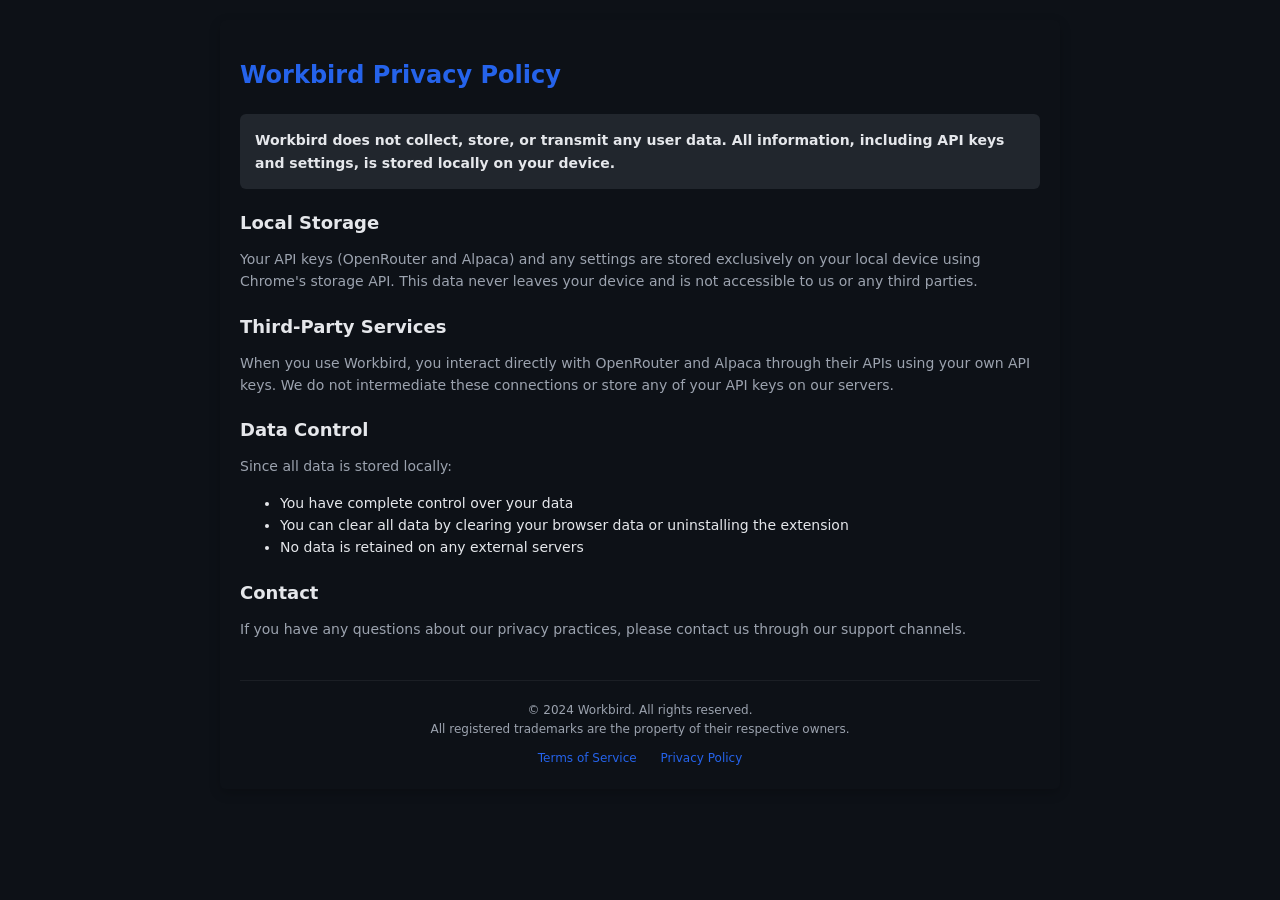
<file: privacy.html>
<!DOCTYPE html>
<html lang="en">
<head>
  <meta charset="UTF-8">
  <title>Workbird Privacy Policy</title>
  <link rel="stylesheet" href="https://cdnjs.cloudflare.com/ajax/libs/font-awesome/6.0.0/css/all.min.css">
  <link rel="stylesheet" href="popup.css">
  <style>
    body {
      width: auto;
      max-width: 800px;
      margin: 20px auto;
      padding: 20px;
      font-size: 14px;
      line-height: 1.6;
    }

    h1 {
      font-size: 24px;
      margin-bottom: 20px;
      color: var(--accent-primary);
    }

    h2 {
      font-size: 18px;
      margin: 20px 0 10px;
      color: var(--text-primary);
    }

    p {
      margin: 10px 0;
      color: var(--text-secondary);
    }

    .emphasis {
      font-weight: 600;
      color: var(--text-primary);
      background: var(--bg-tertiary);
      padding: 15px;
      border-radius: 6px;
      margin: 20px 0;
    }

    .footer {
      margin-top: 40px;
      padding-top: 20px;
      border-top: 1px solid var(--border-color);
      text-align: center;
      color: var(--text-secondary);
      font-size: 12px;
    }

    .footer-links {
      margin-top: 10px;
    }

    .footer-links a {
      color: var(--accent-primary);
      text-decoration: none;
      margin: 0 10px;
    }

    .footer-links a:hover {
      text-decoration: underline;
    }
  </style>
</head>
<body>
  <h1>Workbird Privacy Policy</h1>

  <div class="emphasis">
    Workbird does not collect, store, or transmit any user data. All information, including API keys and settings, is stored locally on your device.
  </div>

  <h2>Local Storage</h2>
  <p>Your API keys (OpenRouter and Alpaca) and any settings are stored exclusively on your local device using Chrome's storage API. This data never leaves your device and is not accessible to us or any third parties.</p>

  <h2>Third-Party Services</h2>
  <p>When you use Workbird, you interact directly with OpenRouter and Alpaca through their APIs using your own API keys. We do not intermediate these connections or store any of your API keys on our servers.</p>

  <h2>Data Control</h2>
  <p>Since all data is stored locally:</p>
  <ul>
    <li>You have complete control over your data</li>
    <li>You can clear all data by clearing your browser data or uninstalling the extension</li>
    <li>No data is retained on any external servers</li>
  </ul>

  <h2>Contact</h2>
  <p>If you have any questions about our privacy practices, please contact us through our support channels.</p>

  <div class="footer">
    <div>© 2024 Workbird. All rights reserved.</div>
    <div>All registered trademarks are the property of their respective owners.</div>
    <div class="footer-links">
      <a href="terms.html">Terms of Service</a>
      <a href="privacy.html">Privacy Policy</a>
    </div>
  </div>
</body>
</html>
</file>
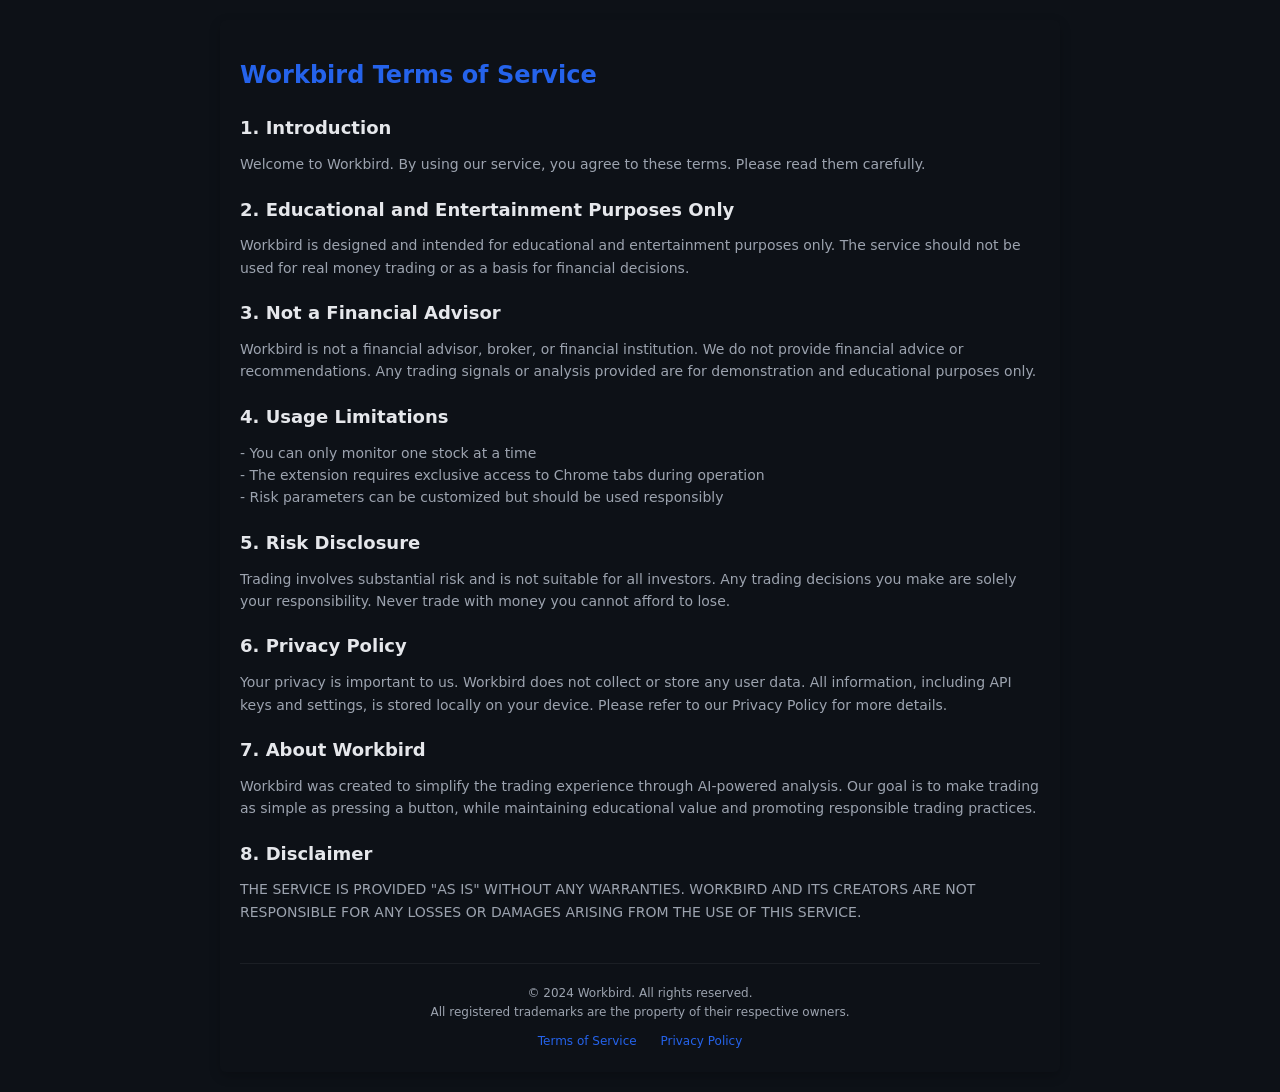
<file: terms.html>
<!DOCTYPE html>
<html lang="en">
<head>
  <meta charset="UTF-8">
  <title>Workbird Terms of Service</title>
  <link rel="stylesheet" href="https://cdnjs.cloudflare.com/ajax/libs/font-awesome/6.0.0/css/all.min.css">
  <link rel="stylesheet" href="popup.css">
  <style>
    body {
      width: auto;
      max-width: 800px;
      margin: 20px auto;
      padding: 20px;
      font-size: 14px;
      line-height: 1.6;
    }

    h1 {
      font-size: 24px;
      margin-bottom: 20px;
      color: var(--accent-primary);
    }

    h2 {
      font-size: 18px;
      margin: 20px 0 10px;
      color: var(--text-primary);
    }

    p {
      margin: 10px 0;
      color: var(--text-secondary);
    }

    .footer {
      margin-top: 40px;
      padding-top: 20px;
      border-top: 1px solid var(--border-color);
      text-align: center;
      color: var(--text-secondary);
      font-size: 12px;
    }

    .footer-links {
      margin-top: 10px;
    }

    .footer-links a {
      color: var(--accent-primary);
      text-decoration: none;
      margin: 0 10px;
    }

    .footer-links a:hover {
      text-decoration: underline;
    }

  </style>
</head>
<body>
  <h1>Workbird Terms of Service</h1>

  <h2>1. Introduction</h2>
  <p>Welcome to Workbird. By using our service, you agree to these terms. Please read them carefully.</p>

  <h2>2. Educational and Entertainment Purposes Only</h2>
  <p>Workbird is designed and intended for educational and entertainment purposes only. The service should not be used for real money trading or as a basis for financial decisions.</p>

  <h2>3. Not a Financial Advisor</h2>
  <p>Workbird is not a financial advisor, broker, or financial institution. We do not provide financial advice or recommendations. Any trading signals or analysis provided are for demonstration and educational purposes only.</p>

  <h2>4. Usage Limitations</h2>
  <p>- You can only monitor one stock at a time<br>
  - The extension requires exclusive access to Chrome tabs during operation<br>
  - Risk parameters can be customized but should be used responsibly</p>

  <h2>5. Risk Disclosure</h2>
  <p>Trading involves substantial risk and is not suitable for all investors. Any trading decisions you make are solely your responsibility. Never trade with money you cannot afford to lose.</p>

  <h2>6. Privacy Policy</h2>
  <p>Your privacy is important to us. Workbird does not collect or store any user data. All information, including API keys and settings, is stored locally on your device. Please refer to our Privacy Policy for more details.</p>

  <h2>7. About Workbird</h2>
  <p>Workbird was created to simplify the trading experience through AI-powered analysis. Our goal is to make trading as simple as pressing a button, while maintaining educational value and promoting responsible trading practices.</p>

  <h2>8. Disclaimer</h2>
  <p>THE SERVICE IS PROVIDED "AS IS" WITHOUT ANY WARRANTIES. WORKBIRD AND ITS CREATORS ARE NOT RESPONSIBLE FOR ANY LOSSES OR DAMAGES ARISING FROM THE USE OF THIS SERVICE.</p>

  <div class="footer">
    <div>© 2024 Workbird. All rights reserved.</div>
    <div>All registered trademarks are the property of their respective owners.
</div>
    <div class="footer-links">
      <a href="terms.html">Terms of Service</a>
      <a href="privacy.html">Privacy Policy</a>
    </div>
  </div>
</body>
</html>
</file>
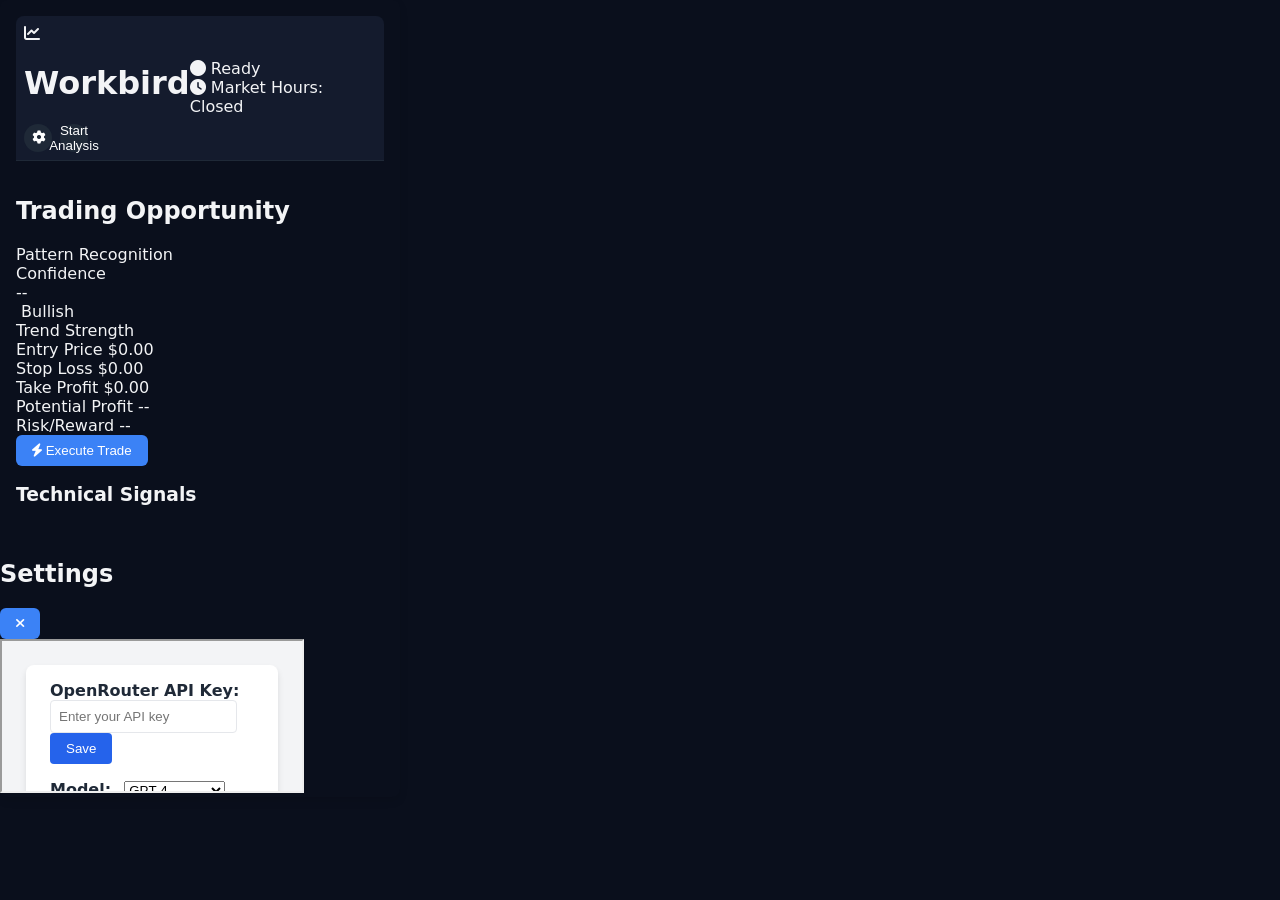
<file: backup_20250213_174441/popup.html>
<!DOCTYPE html>
<html lang="en">
<head>
  <meta charset="UTF-8">
  <title>Workbird Trading Assistant</title>
  <link rel="stylesheet" href="https://cdnjs.cloudflare.com/ajax/libs/font-awesome/6.0.0/css/all.min.css">
  <link rel="stylesheet" href="popup.css">
</head>
<body>
  <div class="container dark-mode">
    <div class="window-header">
      <div class="header-content">
        <div class="app-title">
          <i class="fas fa-chart-line"></i>
          <h1>Workbird</h1>
        </div>
        <div class="window-controls">
          <button class="settings-button" title="Settings" aria-label="Open settings">
            <i class="fas fa-cog"></i>
          </button>
          <button id="toggleAnalysis" class="action-button" aria-label="Toggle Analysis">
            <span class="button-text">Start Analysis</span>
            <i class="fas fa-spinner fa-spin" style="display: none;" aria-hidden="true"></i>
          </button>
        </div>
      </div>
      <div class="status-bar">
        <div class="status-indicator">
          <i class="fas fa-circle"></i>
          <span class="status-text">Ready</span>
        </div>
        <div class="market-status">
          <i class="fas fa-clock"></i>
          <span class="market-hours">Market Hours: <span id="marketStatus">Closed</span></span>
        </div>
      </div>
    </div>

    <div class="main-content">
      <div class="strategy-panel" id="strategyPanel">
        <div class="strategy-header">
          <div class="strategy-title">
            <h2>Trading Opportunity</h2>
            <span class="strategy-type" id="strategyType">Pattern Recognition</span>
          </div>
          <div class="confidence-score">
            <div class="score-label">Confidence</div>
            <div class="score-value" id="confidenceScore">--</div>
          </div>
        </div>

        <div class="strategy-content">
          <div class="market-sentiment">
            <div class="sentiment-indicator">
              <i class="fas fa-trending-up"></i>
              <span id="trendDirection">Bullish</span>
            </div>
            <div class="strength-meter">
              <div class="strength-label">Trend Strength</div>
              <div class="strength-bar">
                <div class="strength-fill" id="trendStrength" style="width: 75%"></div>
              </div>
            </div>
          </div>

          <div class="price-levels">
            <div class="level-item entry">
              <span class="level-label">Entry Price</span>
              <span class="level-value" id="entryPrice">$0.00</span>
            </div>
            <div class="level-item stop">
              <span class="level-label">Stop Loss</span>
              <span class="level-value" id="stopLoss">$0.00</span>
            </div>
            <div class="level-item target">
              <span class="level-label">Take Profit</span>
              <span class="level-value" id="takeProfit">$0.00</span>
            </div>
          </div>

          <div class="profit-risk">
            <div class="metric">
              <span class="metric-label">Potential Profit</span>
              <span class="metric-value profit" id="potentialProfit">--</span>
            </div>
            <div class="metric">
              <span class="metric-label">Risk/Reward</span>
              <span class="metric-value" id="riskReward">--</span>
            </div>
          </div>

          <button id="executeTrade" class="trade-button" disabled>
            <i class="fas fa-bolt"></i>
            Execute Trade
          </button>
        </div>
      </div>

      <div class="analysis-indicators">
        <div class="indicator-group">
          <h3>Technical Signals</h3>
          <div class="indicators-grid" id="technicalSignals">
            <!-- Indicators will be populated by JavaScript -->
          </div>
        </div>
      </div>
    </div>
  </div>

  <!-- Settings Panel -->
  <div class="settings-overlay" aria-hidden="true">
    <div class="settings-container">
      <div class="settings-header">
        <h2>Settings</h2>
        <button class="close-settings" aria-label="Close settings">
          <i class="fas fa-times"></i>
        </button>
      </div>
      <iframe src="src/settings.html" class="settings-frame"></iframe>
    </div>
  </div>

  <script src="popup.js"></script>
</body>
</html>
</file>
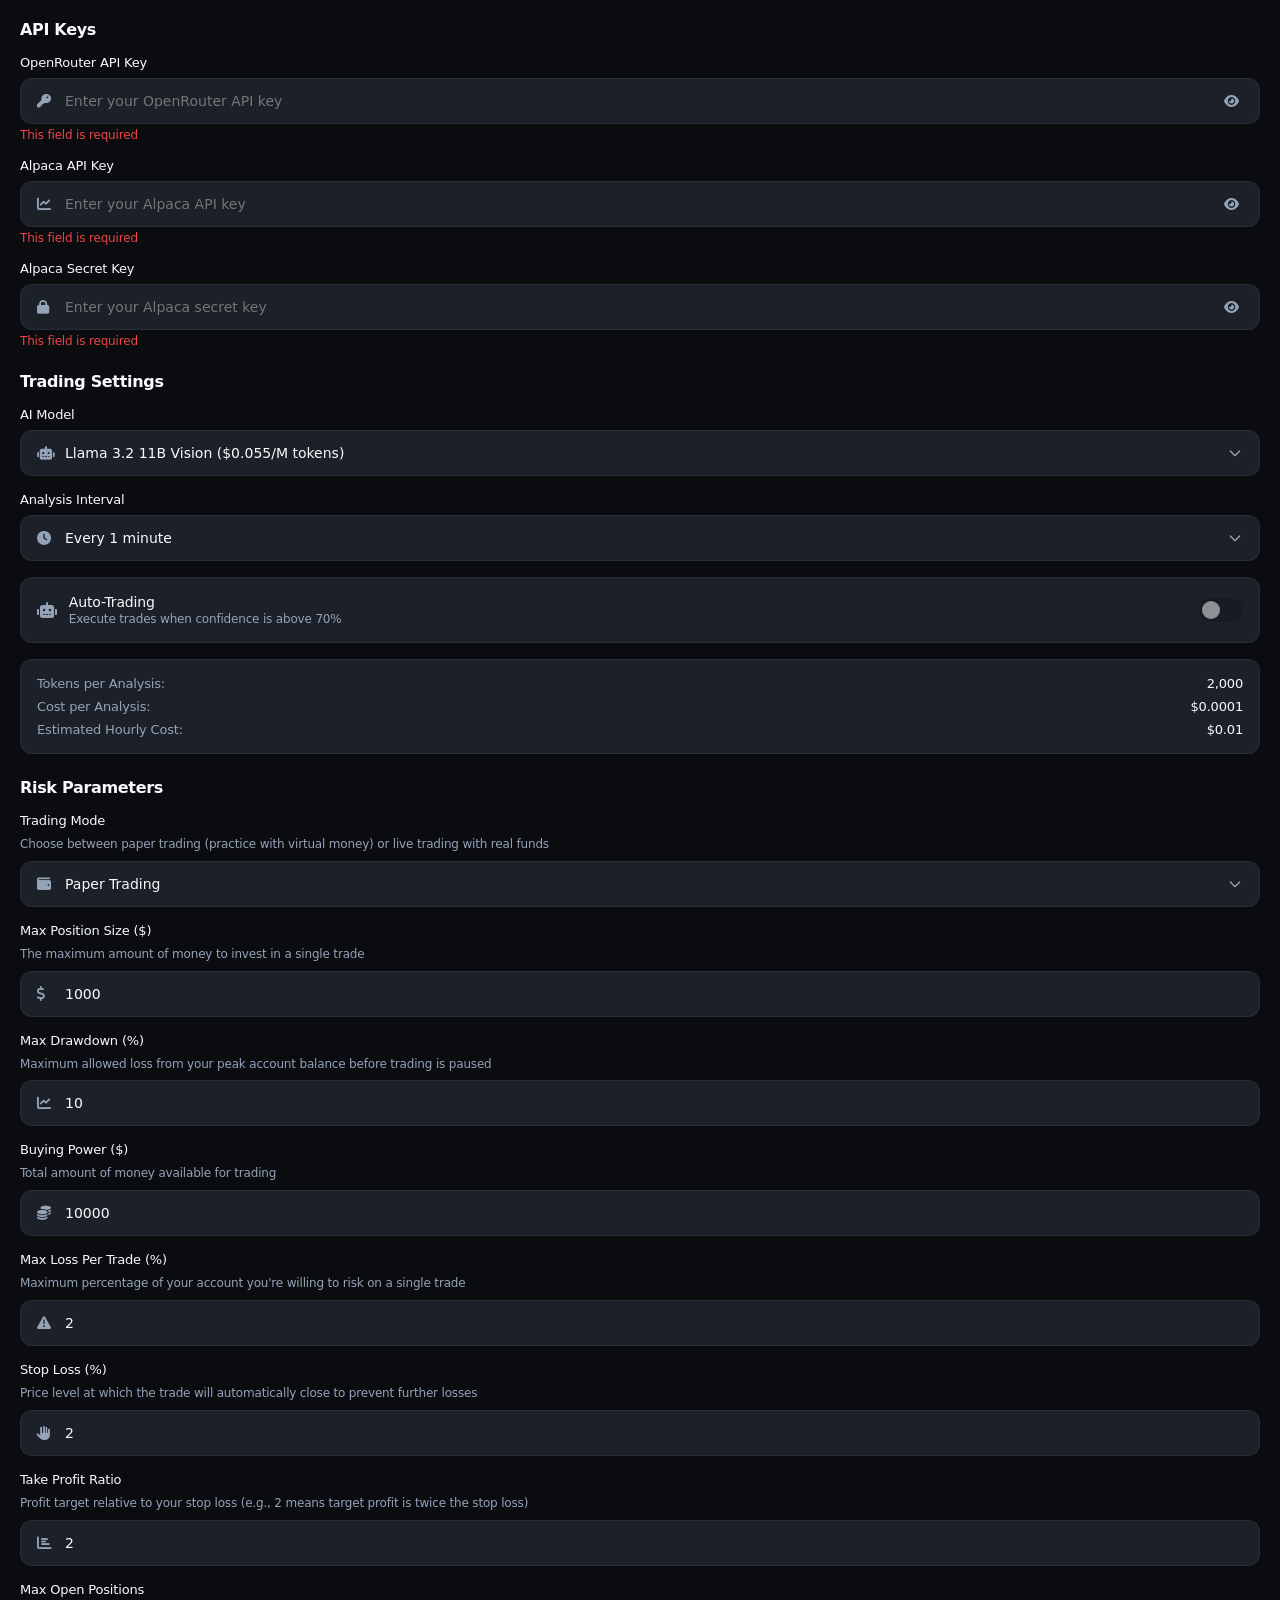
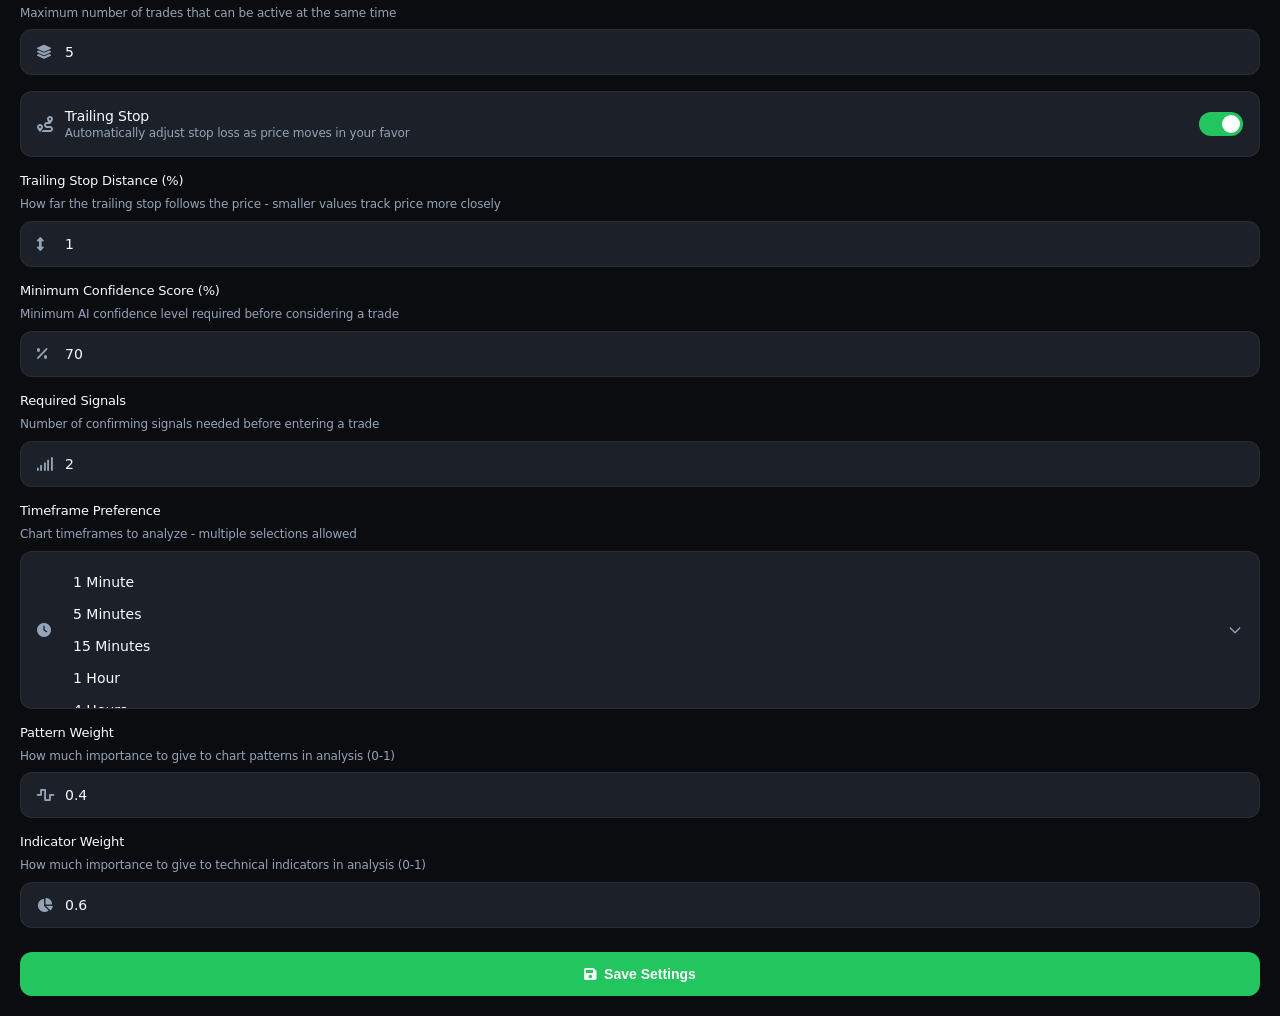
<file: src/settings.html>
<!DOCTYPE html>
<html>
<head>
  <meta charset="UTF-8">
  <title>Settings</title>
  <meta name="viewport" content="width=device-width, initial-scale=1.0">
  <link rel="stylesheet" href="https://cdnjs.cloudflare.com/ajax/libs/font-awesome/6.0.0/css/all.min.css">
  <style>
    :root {
      --bg-primary: #0a0c10;
      --bg-secondary: #141820;
      --bg-tertiary: #1c2028;
      --accent-primary: #4f6ef7;
      --accent-success: #22c55e;
      --text-primary: #f8fafc;
      --text-secondary: #94a3b8;
      --border-color: rgba(255, 255, 255, 0.06);
      --shadow-color: rgba(0, 0, 0, 0.4);
      --gradient-primary: linear-gradient(145deg, var(--bg-secondary), var(--bg-tertiary));
    }

    * {
      box-sizing: border-box;
      margin: 0;
      padding: 0;
    }

    body {
      font-family: 'Inter', system-ui, -apple-system, sans-serif;
      background: var(--bg-primary);
      color: var(--text-primary);
      min-height: 100vh;
      letter-spacing: -0.011em;
      padding: 20px;
    }

    .settings-section {
      margin-bottom: 24px;
    }

    .settings-section h3 {
      font-size: 16px;
      font-weight: 600;
      margin-bottom: 16px;
      color: var(--text-primary);
      letter-spacing: -0.02em;
    }

    .input-field {
      margin-bottom: 16px;
    }

    .input-label {
      display: block;
      font-size: 13px;
      font-weight: 500;
      color: var(--text-primary);
      margin-bottom: 8px;
    }

    .input-wrapper {
      position: relative;
      background: var(--bg-tertiary);
      border: 1px solid var(--border-color);
      border-radius: 12px;
      overflow: hidden;
    }

    .input-icon {
      position: absolute;
      left: 16px;
      top: 50%;
      transform: translateY(-50%);
      color: var(--text-secondary);
      font-size: 14px;
    }

    input, select {
      width: 100%;
      padding: 14px 16px 14px 44px;
      background: transparent;
      border: none;
      color: var(--text-primary);
      font-size: 14px;
      font-family: inherit;
    }

    input:focus, select:focus {
      outline: none;
    }

    select {
      appearance: none;
      background-image: url("data:image/svg+xml,%3Csvg xmlns='http://www.w3.org/2000/svg' fill='none' viewBox='0 0 24 24' stroke='%2394a3b8'%3E%3Cpath stroke-linecap='round' stroke-linejoin='round' stroke-width='2' d='M19 9l-7 7-7-7'%3E%3C/path%3E%3C/svg%3E");
      background-repeat: no-repeat;
      background-position: right 16px center;
      background-size: 16px;
      padding-right: 44px;
    }

    select option {
      background-color: var(--bg-tertiary);
      color: var(--text-primary);
      padding: 8px;
    }

    .toggle-visibility {
      position: absolute;
      right: 16px;
      top: 50%;
      transform: translateY(-50%);
      background: none;
      border: none;
      color: var(--text-secondary);
      cursor: pointer;
      padding: 4px;
    }

    .setting-toggle {
      background: var(--bg-tertiary);
      border: 1px solid var(--border-color);
      border-radius: 12px;
      padding: 16px;
      display: flex;
      align-items: center;
      justify-content: space-between;
      margin-bottom: 16px;
    }

    .toggle-header {
      display: flex;
      align-items: center;
      gap: 12px;
    }

    .toggle-icon {
      color: var(--text-secondary);
      font-size: 16px;
    }

    .toggle-info {
      display: flex;
      flex-direction: column;
    }

    .toggle-label {
      font-size: 14px;
      font-weight: 500;
      color: var(--text-primary);
    }

    .toggle-description {
      font-size: 12px;
      color: var(--text-secondary);
      margin-top: 2px;
    }

    .toggle-switch {
      position: relative;
      display: inline-block;
      width: 44px;
      height: 24px;
    }

    .toggle-switch input {
      opacity: 0;
      width: 0;
      height: 0;
    }

    .toggle-slider {
      position: absolute;
      cursor: pointer;
      top: 0;
      left: 0;
      right: 0;
      bottom: 0;
      background-color: var(--bg-secondary);
      transition: .4s;
      border-radius: 24px;
    }

    .toggle-slider:before {
      position: absolute;
      content: "";
      height: 18px;
      width: 18px;
      left: 3px;
      bottom: 3px;
      background-color: white;
      transition: .4s;
      border-radius: 50%;
    }

    input:checked + .toggle-slider {
      background-color: var(--accent-success);
    }

    input:checked + .toggle-slider:before {
      transform: translateX(20px);
    }

    input:disabled + .toggle-slider {
      opacity: 0.5;
      cursor: not-allowed;
    }

    .cost-estimation {
      background: var(--bg-tertiary);
      border: 1px solid var(--border-color);
      border-radius: 12px;
      padding: 16px;
    }

    .cost-row {
      display: flex;
      justify-content: space-between;
      align-items: center;
      margin-bottom: 8px;
      font-size: 13px;
    }

    .cost-row:last-child {
      margin-bottom: 0;
    }

    .cost-label {
      color: var(--text-secondary);
    }

    .cost-value {
      color: var(--text-primary);
      font-weight: 500;
    }

    .save-button {
      width: 100%;
      padding: 14px;
      background: var(--accent-success);
      color: white;
      border: none;
      border-radius: 12px;
      font-size: 14px;
      font-weight: 600;
      cursor: pointer;
      display: flex;
      align-items: center;
      justify-content: center;
      gap: 8px;
      margin-top: 24px;
      transition: all 0.2s ease;
    }

    .save-button:hover {
      opacity: 0.9;
    }

    .save-button:active {
      transform: translateY(1px);
    }

    .save-button.saving {
      opacity: 0.7;
      cursor: wait;
    }

    .account-info {
      background: var(--bg-tertiary);
      border: 1px solid var(--border-color);
      border-radius: 12px;
      padding: 16px;
      margin-top: 16px;
      margin-bottom: 24px;
    }

    .account-info h3 {
      font-size: 14px;
      font-weight: 600;
      margin-bottom: 12px;
      color: var(--text-primary);
    }

    .info-row {
      display: flex;
      justify-content: space-between;
      align-items: center;
      margin-bottom: 8px;
      font-size: 13px;
    }

    .info-row:last-child {
      margin-bottom: 0;
    }

    .info-label {
      color: var(--text-secondary);
    }

    .info-value {
      color: var(--text-primary);
      font-weight: 500;
    }

    .hidden {
      display: none;
    }
  </style>
  <style>
    .input-description {
      display: block;
      font-size: 12px;
      color: var(--text-secondary);
      margin: 4px 0 8px;
      line-height: 1.4;
    }
  </style>
</head>
<body>
  <!-- API Keys Section -->
  <div class="settings-section">
    <h3>API Keys</h3>
    <div class="input-field">
      <label class="input-label">OpenRouter API Key</label>
      <div class="input-wrapper">
        <i class="fas fa-key input-icon"></i>
        <input 
          type="password" 
          id="openrouterKey" 
          placeholder="Enter your OpenRouter API key"
          autocomplete="off"
        >
        <button class="toggle-visibility" type="button">
          <i class="fas fa-eye"></i>
        </button>
      </div>
    </div>

    <div class="input-field">
      <label class="input-label">Alpaca API Key</label>
      <div class="input-wrapper">
        <i class="fas fa-chart-line input-icon"></i>
        <input 
          type="password" 
          id="alpacaKey" 
          placeholder="Enter your Alpaca API key"
          autocomplete="off"
        >
        <button class="toggle-visibility" type="button">
          <i class="fas fa-eye"></i>
        </button>
      </div>
    </div>

    <div class="input-field">
      <label class="input-label">Alpaca Secret Key</label>
      <div class="input-wrapper">
        <i class="fas fa-lock input-icon"></i>
        <input 
          type="password" 
          id="alpacaSecret" 
          placeholder="Enter your Alpaca secret key"
          autocomplete="off"
        >
        <button class="toggle-visibility" type="button">
          <i class="fas fa-eye"></i>
        </button>
      </div>
    </div>
  </div>

  <!-- Trading Settings Section -->
  <div class="settings-section">
    <h3>Trading Settings</h3>
    
    <div class="input-field">
      <label class="input-label">AI Model</label>
      <div class="input-wrapper">
        <i class="fas fa-robot input-icon"></i>
        <select id="modelSelect">
          <option value="meta-llama/llama-3.2-11b-vision-instruct">Llama 3.2 11B Vision ($0.055/M tokens)</option>
          <option value="google/gemini-pro-vision">Gemini Pro Vision ($0.5/M input, $1.5/M output)</option>
          <option value="meta-llama/llama-3.2-90b-vision-instruct">Llama 3.2 90B Vision ($0.8/M input, $1.6/M output)</option>
          <option value="qwen/qwen2.5-vl-72b-instruct">Qwen 2.5 72B Vision (Free)</option>
        </select>
      </div>
    </div>

    <div class="input-field">
      <label class="input-label">Analysis Interval</label>
      <div class="input-wrapper">
        <i class="fas fa-clock input-icon"></i>
        <select id="analysisInterval">
          <option value="1">Every 1 second</option>
          <option value="5">Every 5 seconds</option>
          <option value="10">Every 10 seconds</option>
          <option value="30">Every 30 seconds</option>
          <option value="60">Every 1 minute</option>
          <option value="180">Every 3 minutes</option>
          <option value="300">Every 5 minutes</option>
          <option value="600">Every 10 minutes</option>
        </select>
      </div>
    </div>

    <div class="setting-toggle">
      <div class="toggle-header">
        <i class="fas fa-robot toggle-icon"></i>
        <div class="toggle-info">
          <span class="toggle-label">Auto-Trading</span>
          <span class="toggle-description">Execute trades when confidence is above 70%</span>
        </div>
      </div>
      <label class="toggle-switch">
        <input type="checkbox" id="autoTrading" disabled>
        <span class="toggle-slider"></span>
      </label>
    </div>

    <div class="cost-estimation">
      <div class="cost-row">
        <span class="cost-label">Tokens per Analysis:</span>
        <span class="cost-value" id="tokenCount">0</span>
      </div>
      <div class="cost-row">
        <span class="cost-label">Cost per Analysis:</span>
        <span class="cost-value" id="costPerAnalysis">$0.00</span>
      </div>
      <div class="cost-row">
        <span class="cost-label">Estimated Hourly Cost:</span>
        <span class="cost-value" id="hourlyCost">$0.00</span>
      </div>
    </div>
  </div>

  <!-- Risk Parameters Section -->
  <div class="settings-section">
    <h3>Risk Parameters</h3>
    
    <!-- Account Settings -->
    <div class="input-field">
      <label class="input-label">Trading Mode</label>
      <span class="input-description">Choose between paper trading (practice with virtual money) or live trading with real funds</span>
      <div class="input-wrapper">
        <i class="fas fa-wallet input-icon"></i>
        <select id="tradingMode">
          <option value="paper">Paper Trading</option>
          <option value="live">Live Trading</option>
        </select>
      </div>
    </div>

    <div class="input-field">
      <label class="input-label">Max Position Size ($)</label>
      <span class="input-description">The maximum amount of money to invest in a single trade</span>
      <div class="input-wrapper">
        <i class="fas fa-dollar-sign input-icon"></i>
        <input 
          type="number" 
          id="maxPositionSize" 
          min="0"
          value="1000"
        >
      </div>
    </div>

    <div class="input-field">
      <label class="input-label">Max Drawdown (%)</label>
      <span class="input-description">Maximum allowed loss from your peak account balance before trading is paused</span>
      <div class="input-wrapper">
        <i class="fas fa-chart-line input-icon"></i>
        <input 
          type="number" 
          id="maxDrawdown" 
          min="0"
          max="100"
          value="10"
        >
      </div>
    </div>

    <div class="input-field">
      <label class="input-label">Buying Power ($)</label>
      <span class="input-description">Total amount of money available for trading</span>
      <div class="input-wrapper">
        <i class="fas fa-coins input-icon"></i>
        <input 
          type="number" 
          id="buyingPower" 
          min="0"
          value="10000"
        >
      </div>
    </div>

    <!-- Trading Rules -->
    <div class="input-field">
      <label class="input-label">Max Loss Per Trade (%)</label>
      <span class="input-description">Maximum percentage of your account you're willing to risk on a single trade</span>
      <div class="input-wrapper">
        <i class="fas fa-exclamation-triangle input-icon"></i>
        <input 
          type="number" 
          id="maxLossPerTrade" 
          min="0"
          max="100"
          step="0.1"
          value="2"
        >
      </div>
    </div>

    <div class="input-field">
      <label class="input-label">Stop Loss (%)</label>
      <span class="input-description">Price level at which the trade will automatically close to prevent further losses</span>
      <div class="input-wrapper">
        <i class="fas fa-hand-paper input-icon"></i>
        <input 
          type="number" 
          id="stopLossPercentage" 
          min="0"
          max="100"
          step="0.1"
          value="2"
        >
      </div>
    </div>

    <div class="input-field">
      <label class="input-label">Take Profit Ratio</label>
      <span class="input-description">Profit target relative to your stop loss (e.g., 2 means target profit is twice the stop loss)</span>
      <div class="input-wrapper">
        <i class="fas fa-chart-bar input-icon"></i>
        <input 
          type="number" 
          id="takeProfitRatio" 
          min="0"
          step="0.1"
          value="2"
        >
      </div>
    </div>

    <div class="input-field">
      <label class="input-label">Max Open Positions</label>
      <span class="input-description">Maximum number of trades that can be active at the same time</span>
      <div class="input-wrapper">
        <i class="fas fa-layer-group input-icon"></i>
        <input 
          type="number" 
          id="maxOpenPositions" 
          min="1"
          value="5"
        >
      </div>
    </div>

    <div class="setting-toggle">
      <div class="toggle-header">
        <i class="fas fa-route toggle-icon"></i>
        <div class="toggle-info">
          <span class="toggle-label">Trailing Stop</span>
          <span class="toggle-description">Automatically adjust stop loss as price moves in your favor</span>
        </div>
      </div>
      <label class="toggle-switch">
        <input type="checkbox" id="trailingStopEnabled" checked>
        <span class="toggle-slider"></span>
      </label>
    </div>

    <div class="input-field" id="trailingStopDistanceField">
      <label class="input-label">Trailing Stop Distance (%)</label>
      <span class="input-description">How far the trailing stop follows the price - smaller values track price more closely</span>
      <div class="input-wrapper">
        <i class="fas fa-arrows-alt-v input-icon"></i>
        <input 
          type="number" 
          id="trailingStopDistance" 
          min="0"
          step="0.1"
          value="1"
        >
      </div>
    </div>

    <!-- Strategy Parameters -->
    <div class="input-field">
      <label class="input-label">Minimum Confidence Score (%)</label>
      <span class="input-description">Minimum AI confidence level required before considering a trade</span>
      <div class="input-wrapper">
        <i class="fas fa-percentage input-icon"></i>
        <input 
          type="number" 
          id="minConfidenceScore" 
          min="0"
          max="100"
          value="70"
        >
      </div>
    </div>

    <div class="input-field">
      <label class="input-label">Required Signals</label>
      <span class="input-description">Number of confirming signals needed before entering a trade</span>
      <div class="input-wrapper">
        <i class="fas fa-signal input-icon"></i>
        <input 
          type="number" 
          id="requiredSignals" 
          min="1"
          value="2"
        >
      </div>
    </div>

    <div class="input-field">
      <label class="input-label">Timeframe Preference</label>
      <span class="input-description">Chart timeframes to analyze - multiple selections allowed</span>
      <div class="input-wrapper">
        <i class="fas fa-clock input-icon"></i>
        <select id="timeframePreference" multiple>
          <option value="1m">1 Minute</option>
          <option value="5m">5 Minutes</option>
          <option value="15m">15 Minutes</option>
          <option value="1h" selected>1 Hour</option>
          <option value="4h" selected>4 Hours</option>
          <option value="1d" selected>1 Day</option>
        </select>
      </div>
    </div>

    <div class="input-field">
      <label class="input-label">Pattern Weight</label>
      <span class="input-description">How much importance to give to chart patterns in analysis (0-1)</span>
      <div class="input-wrapper">
        <i class="fas fa-wave-square input-icon"></i>
        <input 
          type="number" 
          id="patternWeight" 
          min="0"
          max="1"
          step="0.1"
          value="0.4"
        >
      </div>
    </div>

    <div class="input-field">
      <label class="input-label">Indicator Weight</label>
      <span class="input-description">How much importance to give to technical indicators in analysis (0-1)</span>
      <div class="input-wrapper">
        <i class="fas fa-chart-pie input-icon"></i>
        <input 
          type="number" 
          id="indicatorWeight" 
          min="0"
          max="1"
          step="0.1"
          value="0.6"
        >
      </div>
    </div>
  </div>

  <button class="save-button" id="saveSettings">
    <i class="fas fa-save"></i>
    <span>Save Settings</span>
  </button>

  <script src="settings.js"></script>
</body>
</html>
</file>
<file: styles.css>
:root {
    --bg-primary: #0a0f1c;
    --bg-secondary: #141b2d;
    --bg-tertiary: #1f2937;
    --accent-primary: #3b82f6;
    --accent-success: #059669;
    --accent-danger: #dc2626;
    --text-primary: #f3f4f6;
    --text-secondary: #9ca3af;
    --border-color: rgba(255, 255, 255, 0.06);
    --shadow-color: rgba(0, 0, 0, 0.4);
    --gradient-primary: linear-gradient(145deg, var(--bg-secondary), var(--bg-tertiary));
}

* {
    margin: 0;
    padding: 0;
    box-sizing: border-box;
}

body {
    font-family: 'Inter', system-ui, -apple-system, sans-serif;
    background-color: var(--bg-primary);
    color: var(--text-primary);
    line-height: 1.6;
}

/* Navigation */
nav {
    background: var(--gradient-primary);
    padding: 1rem 2rem;
    border-bottom: 1px solid var(--border-color);
    position: sticky;
    top: 0;
    z-index: 100;
}

.nav-content {
    max-width: 1200px;
    margin: 0 auto;
    display: flex;
    justify-content: space-between;
    align-items: center;
}

.logo {
    display: flex;
    align-items: center;
    gap: 0.5rem;
    font-size: 1.5rem;
    font-weight: 700;
}

.logo i {
    color: var(--accent-primary);
}

.logo a {
    color: var(--text-primary);
    text-decoration: none;
}

.nav-links {
    display: flex;
    gap: 2rem;
    align-items: center;
}

.nav-links a {
    color: var(--text-primary);
    text-decoration: none;
    font-weight: 500;
    transition: color 0.2s ease;
}

.nav-links a:hover {
    color: var(--accent-primary);
}

.download-btn {
    background: var(--accent-primary);
    padding: 0.75rem 1.5rem;
    border-radius: 8px;
    display: flex;
    align-items: center;
    gap: 0.5rem;
}

.download-btn:hover {
    background: color-mix(in srgb, var(--accent-primary) 90%, white);
    color: var(--text-primary) !important;
    transform: translateY(-1px);
}

/* Hero Section */
.hero {
    padding: 6rem 2rem;
    max-width: 1200px;
    margin: 0 auto;
    display: grid;
    grid-template-columns: 1fr 1fr;
    gap: 4rem;
    align-items: center;
}

.hero-content h1 {
    font-size: 3.5rem;
    font-weight: 800;
    line-height: 1.2;
    margin-bottom: 1.5rem;
    background: linear-gradient(to right, var(--text-primary), var(--accent-primary));
    -webkit-background-clip: text;
    background-clip: text;
    color: transparent;
}

.subtitle {
    font-size: 1.25rem;
    color: var(--text-secondary);
    margin-bottom: 2rem;
}

.open-source {
    display: inline-block;
    background: rgba(34, 197, 94, 0.1);
    color: var(--accent-success);
    padding: 0.5rem 1rem;
    border-radius: 20px;
    font-weight: 600;
    margin-bottom: 2rem;
    border: 1px solid rgba(34, 197, 94, 0.2);
}

.feature-tags {
    display: flex;
    gap: 1rem;
    flex-wrap: wrap;
    margin-bottom: 2rem;
}

.feature-tags span {
    background: var(--bg-tertiary);
    padding: 0.5rem 1rem;
    border-radius: 20px;
    font-size: 0.9rem;
    color: var(--text-secondary);
    border: 1px solid var(--border-color);
}

.cta-buttons {
    display: flex;
    gap: 1rem;
}

.primary-btn, .secondary-btn {
    padding: 1rem 2rem;
    border-radius: 8px;
    font-weight: 600;
    text-decoration: none;
    transition: all 0.2s ease;
}

.primary-btn {
    background: var(--accent-primary);
    color: white;
}

.primary-btn:hover {
    background: color-mix(in srgb, var(--accent-primary) 90%, white);
    transform: translateY(-1px);
}

.secondary-btn {
    background: var(--bg-tertiary);
    color: var(--text-primary);
    border: 1px solid var(--border-color);
}

.secondary-btn:hover {
    background: var(--bg-secondary);
    transform: translateY(-1px);
}

/* Hero Image Preview */
.hero-image {
    position: relative;
    background: var(--bg-secondary);
    border-radius: 16px;
    padding: 0.75rem;
    border: 1px solid var(--border-color);
    box-shadow: 0 20px 40px var(--shadow-color);
    width: 450px;
    margin: 0 auto;
}

.preview-image {
    width: 100%;
    height: auto;
    border-radius: 12px;
    border: 1px solid var(--border-color);
    box-shadow: 0 4px 8px rgba(0, 0, 0, 0.1);
    transform: scale(0.9);
    transform-origin: top center;
    transition: transform 0.2s ease;
}

.preview-image:hover {
    transform: scale(0.95);
}
.preview-window {
  background: var(--bg-secondary);
  border-radius: 12px;
  border: 1px solid var(--bg-tertiary);
  box-shadow: 0 4px 8px rgba(0, 0, 0, 0.1);
  overflow: hidden;
  width: 100%;
  max-width: 400px;
  color: var(--text-primary);
}

.preview-header {
  background: var(--bg-tertiary);
  padding: 12px;
  display: flex;
  justify-content: space-between;
  align-items: center;
  border-bottom: 1px solid var(--bg-tertiary);
}

.preview-logo {
    display: flex;
    align-items: center;
    gap: 0.5rem;
    font-size: 1rem;
    font-weight: 600;
}

.preview-logo i {
    color: var(--accent-primary);
}

.preview-button {
    background: var(--accent-primary);
    border: none;
    padding: 0.4rem 0.75rem;
    border-radius: 6px;
    color: white;
    font-weight: 600;
    display: flex;
    align-items: center;
    gap: 0.5rem;
    font-size: 0.85rem;
}

.preview-content {
  padding: 16px;
  background: var(--bg-secondary);
}

.preview-status {
    display: flex;
    align-items: center;
    gap: 0.75rem;
    font-size: 0.85rem;
    color: var(--text-secondary);
    margin-bottom: 0.75rem;
}

.status-dot {
    width: 6px;
    height: 6px;
    background: var(--accent-success);
    border-radius: 50%;
    display: inline-block;
}

.market-status {
    margin-left: auto;
    font-size: 0.8rem;
}

.preview-panel {
  padding: 16px;
  background: var(--bg-tertiary);
  border-radius: 8px;
}

.panel-header {
    margin-bottom: 1rem;
}

.panel-header h3 {
    font-size: 1rem;
    margin-bottom: 0.25rem;
}

.panel-header span {
    display: block;
    font-size: 0.8rem;
    color: var(--text-secondary);
}

.panel-header small {
    display: block;
    font-size: 0.75rem;
    color: var(--text-secondary);
    opacity: 0.8;
}

.panel-trend {
    background: var(--bg-tertiary);
    padding: 0.75rem;
    border-radius: 8px;
    margin-bottom: 1rem;
}

.panel-trend span {
    display: block;
    margin-bottom: 0.5rem;
    color: var(--accent-danger);
    font-weight: 600;
    font-size: 0.9rem;
}

.trend-bar {
  height: 8px;
  background: var(--bg-secondary);
  border-radius: 4px;
  overflow: hidden;
  position: relative;
}

.trend-fill {
  height: 100%;
  background: var(--accent-danger);
  border-radius: 4px;
  position: relative;
  transition: width 0.3s ease;
}

.panel-prices {
    display: grid;
    grid-template-columns: repeat(3, 1fr);
    gap: 0.5rem;
    margin-bottom: 1rem;
}

.price-item {
    background: var(--bg-tertiary);
    padding: 0.5rem;
    border-radius: 8px;
    text-align: center;
}

.price-item span {
    display: block;
    font-size: 0.65rem;
    color: var(--text-secondary);
    margin-bottom: 0.25rem;
    text-transform: uppercase;
}

.price-item strong {
    font-size: 0.9rem;
}

.panel-metrics {
    display: grid;
    grid-template-columns: repeat(2, 1fr);
    gap: 0.5rem;
    margin-bottom: 0.75rem;
}

.metric {
    background: var(--bg-tertiary);
    padding: 0.5rem;
    border-radius: 8px;
    text-align: center;
}

.metric span {
    display: block;
    font-size: 0.65rem;
    color: var(--text-secondary);
    margin-bottom: 0.25rem;
    text-transform: uppercase;
}

.metric small {
    display: block;
    font-size: 0.75rem;
    color: var(--text-secondary);
    margin-bottom: 0.25rem;
}

.metric strong {
    font-size: 0.9rem;
    color: var(--accent-success);
}

.execute-trade-btn {
  width: 100%;
  padding: 12px;
  background: var(--accent-primary);
  color: white;
  border: none;
  border-radius: 6px;
  cursor: pointer;
  display: flex;
  align-items: center;
  justify-content: center;
  gap: 8px;
  font-size: 1em;
  transition: all 0.2s ease;
}

.execute-trade-btn:hover {
    transform: translateY(-1px);
    box-shadow: 0 6px 16px rgba(34, 197, 94, 0.4);
    background: color-mix(in srgb, var(--accent-success) 90%, white);
}

/* Features Section */
.features {
    padding: 6rem 2rem;
    background: var(--bg-secondary);
}

.features h2 {
    text-align: center;
    font-size: 2.5rem;
    margin-bottom: 1rem;
}

.features-subtitle {
    text-align: center;
    color: var(--text-secondary);
    font-size: 1.2rem;
    margin-bottom: 4rem;
}

.feature-grid {
    max-width: 1200px;
    margin: 0 auto;
    display: grid;
    grid-template-columns: repeat(auto-fit, minmax(250px, 1fr));
    gap: 2rem;
}

.feature-card {
    background: var(--gradient-primary);
    padding: 2rem;
    border-radius: 12px;
    border: 1px solid var(--border-color);
    text-align: center;
    transition: transform 0.2s ease;
    box-shadow: 0 4px 12px var(--shadow-color);
}

.feature-card:hover {
    transform: translateY(-5px);
}

.feature-card i {
    font-size: 2rem;
    color: var(--accent-primary);
    margin-bottom: 1rem;
    filter: drop-shadow(0 2px 4px rgba(79, 110, 247, 0.3));
}

.feature-card h3 {
    margin-bottom: 1rem;
    font-size: 1.25rem;
    color: var(--text-primary);
}

.feature-card p {
    color: var(--text-secondary);
}

/* Features Roadmap Section */
.features-roadmap {
    padding: 6rem 2rem;
    background: var(--bg-primary);
}

.features-roadmap .container {
    max-width: 1200px;
    margin: 0 auto;
    text-align: center;
}

.current-features,
.upcoming-features {
    margin-bottom: 6rem;
    text-align: center;
}

.current-features h2,
.upcoming-features h2 {
    font-size: 2.5rem;
    margin-bottom: 1rem;
    color: var(--text-primary);
}

.current-features .section-subtitle,
.upcoming-features .section-subtitle {
    color: var(--text-secondary);
    font-size: 1.2rem;
    margin-bottom: 4rem;
    max-width: 600px;
    margin-left: auto;
    margin-right: auto;
}

.features-list {
    display: grid;
    grid-template-columns: repeat(auto-fit, minmax(300px, 1fr));
    gap: 2rem;
    margin-top: 3rem;
    text-align: left;
}

.feature-item {
    background: var(--gradient-primary);
    padding: 2rem;
    border-radius: 16px;
    border: 1px solid var(--border-color);
    text-align: center;
    transition: transform 0.2s ease;
    box-shadow: 0 8px 24px var(--shadow-color);
    position: relative;
}

.feature-item:hover {
    transform: translateY(-5px);
}

.feature-item i {
    font-size: 2rem;
    color: var(--accent-primary);
    margin-bottom: 1.5rem;
    filter: drop-shadow(0 2px 4px rgba(79, 110, 247, 0.3));
}

.feature-item h3 {
    font-size: 1.25rem;
    margin-bottom: 1rem;
    color: var(--text-primary);
}

.feature-item p {
    color: var(--text-secondary);
    font-size: 0.95rem;
    line-height: 1.5;
}

.feature-item.upcoming {
    background: linear-gradient(145deg, 
        color-mix(in srgb, var(--bg-secondary) 97%, var(--accent-primary)),
        color-mix(in srgb, var(--bg-tertiary) 97%, var(--accent-primary))
    );
    border: 1px solid color-mix(in srgb, var(--border-color) 80%, var(--accent-primary));
}

.status-badge {
    position: absolute;
    top: 1rem;
    right: 1rem;
    background: var(--bg-tertiary);
    padding: 0.4rem 0.8rem;
    border-radius: 20px;
    font-size: 0.8rem;
    color: var(--accent-primary);
    border: 1px solid color-mix(in srgb, var(--border-color) 50%, var(--accent-primary));
    font-weight: 500;
}

@media (max-width: 768px) {
    .features-list {
        grid-template-columns: 1fr;
    }

    .feature-item {
        padding: 1.5rem;
    }
}

/* FAQ Section */
.faq-section {
    padding: 6rem 2rem;
    background: var(--bg-secondary);
    text-align: center;
}

.faq-accordion {
    max-width: 800px;
    margin: 0 auto;
    text-align: left;
}

.faq-section h2 {
    font-size: 2.5rem;
    margin-bottom: 1rem;
    color: var(--text-primary);
}

.faq-section .section-subtitle {
    color: var(--text-secondary);
    font-size: 1.2rem;
    margin-bottom: 4rem;
    max-width: 600px;
    margin-left: auto;
    margin-right: auto;
}

.faq-item {
    background: var(--gradient-primary);
    margin-bottom: 1rem;
    border-radius: 12px;
    border: 1px solid var(--border-color);
    overflow: hidden;
    cursor: pointer;
    transition: all 0.3s ease;
    box-shadow: 0 4px 12px var(--shadow-color);
}

.faq-item.active {
    box-shadow: 0 8px 24px var(--shadow-color);
}

.faq-question {
    padding: 1.5rem;
    display: flex;
    justify-content: space-between;
    align-items: center;
    color: var(--text-primary);
    font-weight: 600;
    font-size: 1.1rem;
}

.faq-question i {
    color: var(--text-secondary);
    transition: transform 0.3s ease;
}

.faq-question i.rotate {
    transform: rotate(180deg);
}

.faq-answer {
    max-height: 0;
    overflow: hidden;
    transition: max-height 0.3s ease;
    padding: 0 1.5rem;
}

.faq-answer p {
    color: var(--text-secondary);
    margin-bottom: 1rem;
}

.faq-answer ul {
    list-style: none;
    margin-bottom: 1.5rem;
    padding-left: 1.2rem;
}

.faq-answer ul li {
    color: var(--text-secondary);
    margin-bottom: 0.5rem;
    position: relative;
}

.faq-answer ul li::before {
    content: "•";
    color: var(--accent-primary);
    margin-right: 0.5rem;
    margin-left: -1.2rem;
}

.faq-item.active .faq-answer {
    padding-bottom: 1.5rem;
}

/* Getting Started Page */
.getting-started {
    padding: 4rem 2rem;
}

.getting-started h1 {
    text-align: center;
    font-size: 2.5rem;
    margin-bottom: 1rem;
    background: linear-gradient(to right, var(--text-primary), var(--accent-primary));
    -webkit-background-clip: text;
    background-clip: text;
    color: transparent;
}

.setup-steps {
    display: flex;
    flex-direction: column;
    gap: 2rem;
    margin: 4rem 0;
}

.step-card {
    background: var(--gradient-primary);
    border-radius: 16px;
    padding: 2rem;
    border: 1px solid var(--border-color);
    box-shadow: 0 8px 24px var(--shadow-color);
    position: relative;
}

.step-number {
    position: absolute;
    top: -1.5rem;
    left: 2rem;
    width: 3rem;
    height: 3rem;
    background: var(--accent-primary);
    border-radius: 50%;
    display: flex;
    align-items: center;
    justify-content: center;
    font-size: 1.5rem;
    font-weight: 700;
    color: white;
    box-shadow: 0 4px 12px rgba(79, 110, 247, 0.3);
}

.step-card h2 {
    font-size: 1.5rem;
    margin-bottom: 1.5rem;
    color: var(--text-primary);
}

.api-section {
    margin-bottom: 2rem;
}

.api-section h3 {
    display: flex;
    align-items: center;
    gap: 0.75rem;
    font-size: 1.2rem;
    margin-bottom: 1rem;
    color: var(--accent-primary);
}

.api-section h3 i {
    filter: drop-shadow(0 2px 4px rgba(79, 110, 247, 0.3));
}

.step-card ol {
    list-style: none;
    counter-reset: step-counter;
    padding-left: 2rem;
}

.step-card ol li {
    color: var(--text-secondary);
    margin-bottom: 0.75rem;
    position: relative;
    counter-increment: step-counter;
}

.step-card ol li::before {
    content: counter(step-counter);
    position: absolute;
    left: -2rem;
    width: 1.5rem;
    height: 1.5rem;
    background: var(--bg-tertiary);
    border-radius: 50%;
    display: flex;
    align-items: center;
    justify-content: center;
    font-size: 0.8rem;
    color: var(--accent-primary);
    border: 1px solid var(--border-color);
}

.step-card a {
    color: var(--accent-primary);
    text-decoration: none;
    transition: color 0.2s ease;
}

.step-card a:hover {
    text-decoration: underline;
}

.warning {
    margin-top: 2rem;
    padding: 1rem;
    background: rgba(239, 68, 68, 0.1);
    border-left: 4px solid var(--accent-danger);
    border-radius: 4px;
    display: flex;
    align-items: flex-start;
    gap: 1rem;
}

.warning i {
    color: var(--accent-danger);
    font-size: 1.25rem;
    margin-top: 0.2rem;
}

.warning p {
    color: var(--text-secondary);
    font-size: 0.9rem;
    margin: 0;
}

.next-steps {
    text-align: center;
    padding: 4rem 0;
}

.next-steps h2 {
    font-size: 2rem;
    margin-bottom: 1rem;
}

.next-steps p {
    color: var(--text-secondary);
    margin-bottom: 2rem;
}

.next-steps .cta-buttons {
    justify-content: center;
}

/* Mission Section */
.mission-section {
    padding: 6rem 2rem;
    background: var(--bg-secondary);
    border-top: 1px solid var(--border-color);
    border-bottom: 1px solid var(--border-color);
}

.mission-section h2 {
    text-align: center;
    font-size: 2.5rem;
    margin-bottom: 1rem;
    background: linear-gradient(to right, var(--text-primary), var(--accent-primary));
    -webkit-background-clip: text;
    background-clip: text;
    color: transparent;
}

.mission-section .section-subtitle {
    text-align: center;
    color: var(--text-secondary);
    font-size: 1.2rem;
    margin-bottom: 4rem;
}

.mission-grid {
    display: grid;
    grid-template-columns: repeat(3, 1fr);
    gap: 2rem;
    margin-bottom: 4rem;
}

.mission-card {
    background: var(--gradient-primary);
    padding: 2rem;
    border-radius: 12px;
    border: 1px solid var(--border-color);
    text-align: center;
    transition: transform 0.2s ease;
    box-shadow: 0 8px 24px var(--shadow-color);
}

.mission-card:hover {
    transform: translateY(-5px);
}

.mission-card i {
    font-size: 2rem;
    color: var(--accent-primary);
    margin-bottom: 1.5rem;
    filter: drop-shadow(0 2px 4px rgba(79, 110, 247, 0.3));
}

.mission-card h3 {
    font-size: 1.25rem;
    margin-bottom: 1rem;
    color: var(--text-primary);
}

.mission-card p {
    color: var(--text-secondary);
    font-size: 0.95rem;
    line-height: 1.5;
}

.mission-statement {
    max-width: 800px;
    margin: 0 auto;
    text-align: center;
    padding: 2rem;
    background: var(--gradient-primary);
    border-radius: 16px;
    border: 1px solid var(--border-color);
    box-shadow: 0 8px 24px var(--shadow-color);
}

.mission-statement p {
    color: var(--text-secondary);
    font-size: 1.1rem;
    line-height: 1.7;
    margin-bottom: 2rem;
}

.mission-cta {
    margin-top: 2rem;
}

.mission-cta .primary-btn {
    font-size: 1.1rem;
    padding: 1rem 2.5rem;
}

@media (max-width: 768px) {
    .mission-grid {
        grid-template-columns: 1fr;
    }
    
    .mission-statement {
        padding: 1.5rem;
    }
    
    .mission-statement p {
        font-size: 1rem;
    }
}

/* Footer */
footer {
    background: var(--gradient-primary);
    padding: 3rem 2rem;
    border-top: 1px solid var(--border-color);
    margin-top: 4rem;
}

.footer-content {
    max-width: 1200px;
    margin: 0 auto;
    display: flex;
    flex-direction: column;
    gap: 2rem;
}

.footer-logo {
    display: flex;
    align-items: center;
    gap: 0.5rem;
    font-size: 1.25rem;
    font-weight: 700;
}

.footer-logo i {
    color: var(--accent-primary);
}

.footer-links {
    display: flex;
    gap: 2rem;
}

.footer-links a {
    color: var(--text-secondary);
    text-decoration: none;
    transition: color 0.2s ease;
}

.footer-links a:hover {
    color: var(--text-primary);
}

.disclaimer {
    padding: 1rem;
    background: rgba(239, 68, 68, 0.1);
    border-radius: 8px;
    margin-top: 1rem;
}

.disclaimer p {
    color: var(--text-secondary);
    font-size: 0.875rem;
    text-align: center;
}

.disclaimer strong {
    color: var(--accent-danger);
}

/* Responsive Design */
@media (max-width: 768px) {
    .hero {
        grid-template-columns: 1fr;
        text-align: center;
        padding: 4rem 1rem;
    }

    .hero-content h1 {
        font-size: 2.5rem;
    }

    .cta-buttons {
        justify-content: center;
    }

    .nav-content {
        flex-direction: column;
        gap: 1rem;
    }

    .nav-links {
        flex-direction: column;
    }

    .footer-content {
        text-align: center;
    }

    .footer-links {
        justify-content: center;
    }

    .feature-card {
        padding: 1.5rem;
    }

    .faq-question {
        padding: 1.25rem;
        font-size: 1rem;
    }

    .faq-answer {
        padding: 0 1.25rem;
    }
}
</file>
<file: popup.css>
:root {
  --bg-primary: #0d1117;
  --bg-secondary: #161b22;
  --bg-tertiary: #21262d;
  --accent-primary: #2563eb;
  --accent-success: #059669;
  --accent-danger: #dc2626;
  --text-primary: #e5e7eb;
  --text-secondary: #9ca3af;
  --border-color: rgba(255, 255, 255, 0.06);
  --shadow-color: rgba(0, 0, 0, 0.4);
}

body {
  width: 340px;
  padding: 0;
  font-family: system-ui, -apple-system, sans-serif;
  margin: 0;
  border-radius: 6px;
  overflow: hidden;
  box-shadow: 0 4px 12px rgba(0, 0, 0, 0.2);
  background-color: var(--bg-primary);
  color: var(--text-primary);
  font-size: 13px;
  line-height: 1.4;
}

.container {
  padding: 12px;
  display: flex;
  flex-direction: column;
  gap: 12px;
  position: relative;
  overflow: hidden;
}

.window-header {
  display: flex;
  flex-direction: column;
  gap: 8px;
  padding: 8px;
  background: var(--bg-secondary);
  border-radius: 6px;
  border: 1px solid var(--border-color);
}

.header-content {
  display: flex;
  justify-content: space-between;
  align-items: center;
}

.app-title {
  display: flex;
  align-items: center;
  gap: 8px;
}

.app-title i {
  font-size: 16px;
  color: var(--accent-primary);
}

.app-title h1 {
  font-size: 16px;
  font-weight: 600;
  margin: 0;
  color: var(--text-primary);
}

.window-controls {
  display: flex;
  gap: 8px;
  align-items: stretch;
}

.settings-button {
  width: 32px;
  height: 32px;
  padding: 0;
  display: flex;
  align-items: center;
  justify-content: center;
  background: var(--bg-tertiary);
  border: 1px solid var(--border-color);
  border-radius: 6px;
  color: var(--text-secondary);
  font-size: 14px;
  cursor: pointer;
  transition: all 0.2s ease;
}

.settings-button:hover {
  background: var(--bg-secondary);
  color: var(--text-primary);
  border-color: var(--accent-primary);
}

#toggleAnalysis {
  height: 32px;
  padding: 0 16px;
  background: var(--accent-primary);
  color: white;
  border: none;
  border-radius: 4px;
  font-weight: 500;
  font-size: 13px;
  display: flex;
  align-items: center;
  gap: 8px;
  cursor: pointer;
  transition: all 0.2s ease;
  box-shadow: 0 1px 3px rgba(0, 0, 0, 0.2);
}

#toggleAnalysis:hover:not(:disabled) {
  transform: translateY(-1px);
  filter: brightness(110%);
  box-shadow: 0 2px 5px rgba(0, 0, 0, 0.3);
}

#toggleAnalysis:disabled {
  opacity: 0.6;
  cursor: not-allowed;
}

.status-bar {
  display: flex;
  justify-content: space-between;
  align-items: center;
  padding: 6px 0;
  font-size: 12px;
  color: var(--text-secondary);
}

.status-indicator, .market-status {
  display: flex;
  align-items: center;
  gap: 6px;
}

.status-indicator i {
  font-size: 8px;
}

[data-status="ready"] .status-indicator i { color: var(--accent-success); }
[data-status="processing"] .status-indicator i { color: var(--accent-primary); }
[data-status="error"] .status-indicator i { color: var(--accent-danger); }

.market-status i {
  font-size: 12px;
  color: var(--text-secondary);
}

.strategy-panel {
  background: var(--bg-secondary);
  border-radius: 6px;
  border: 1px solid var(--border-color);
  overflow: hidden;
  margin-bottom: 16px;
}

.strategy-header {
  padding: 10px;
  background: var(--bg-tertiary);
  display: flex;
  justify-content: space-between;
  align-items: flex-start;
  border-bottom: 1px solid var(--border-color);
}

.strategy-title h2 {
  font-size: 14px;
  margin: 0 0 4px 0;
  font-weight: 600;
}

.strategy-type, .last-updated {
  font-size: 11px;
  color: var(--text-secondary);
  display: block;
}

.confidence-score {
  text-align: right;
  background: var(--bg-tertiary);
  padding: 4px 8px;
  border-radius: 4px;
}

.score-label {
  font-size: 11px;
  color: var(--text-secondary);
}

.score-value {
  font-size: 16px;
  font-weight: 600;
  color: var(--accent-primary);
}

.strategy-content {
  padding: 10px;
}

.market-sentiment {
  margin-bottom: 10px;
}

/* Intro Panel */
.intro-panel {
  background: var(--bg-secondary);
  border-radius: 6px;
  border: 1px solid var(--border-color);
  padding: 16px;
  margin-bottom: 16px;
  display: none;
}

.intro-panel.visible {
  display: block;
}

.terms-link {
  margin-top: 16px !important;
  padding-top: 16px !important;
  border-top: 1px solid var(--border-color);
}

.terms-link a {
  color: var(--accent-primary);
  text-decoration: none;
  display: flex;
  align-items: center;
  gap: 6px;
  transition: color 0.2s ease;
}

.terms-link a:hover {
  color: var(--text-primary);
}

.intro-panel.visible ~ .strategy-panel,
.intro-panel.visible ~ .analysis-indicators {
  display: none;
}

.intro-title {
  font-size: 16px;
  font-weight: 600;
  margin: 0 0 12px 0;
  color: var(--text-primary);
}

.intro-content {
  font-size: 14px;
  line-height: 1.5;
  margin: 0 0 12px 0;
  color: var(--text-primary);
}

.intro-subtext {
  font-size: 13px;
  color: var(--text-secondary);
  margin: 0 0 12px 0;
  font-style: italic;
}

.intro-items {
  list-style: none;
  padding: 0;
  margin: 0 0 16px 0;
}

.intro-items li {
  padding-left: 20px;
  position: relative;
  margin-bottom: 8px;
  color: var(--text-primary);
}

.intro-items li:before {
  content: "•";
  position: absolute;
  left: 0;
  color: var(--accent-primary);
}

.intro-controls {
  display: flex;
  justify-content: space-between;
  gap: 8px;
}

.intro-controls button {
  padding: 8px 16px;
  border-radius: 4px;
  background: var(--accent-primary);
  color: white;
  border: none;
  font-size: 13px;
  font-weight: 500;
  cursor: pointer;
  display: flex;
  align-items: center;
  gap: 6px;
  transition: all 0.2s ease;
}

.intro-controls button:hover {
  filter: brightness(110%);
  transform: translateY(-1px);
}

.intro-controls button i {
  font-size: 12px;
}

.details-toggle {
  width: 100%;
  padding: 8px 0;
  background: none;
  border: none;
  color: var(--text-secondary);
  display: flex;
  align-items: center;
  justify-content: space-between;
  cursor: pointer;
  transition: all 0.2s ease;
}

.details-toggle:hover {
  color: var(--text-primary);
}

.details-toggle i {
  transition: transform 0.3s ease;
}

.price-levels {
  display: grid;
  grid-template-columns: repeat(3, 1fr);
  gap: 8px;
  margin: 8px 0 0 0;
  max-height: 200px;
  opacity: 1;
  overflow: hidden;
  transition: all 0.3s ease;
}

.price-levels.collapsed {
  max-height: 0;
  margin-top: 0;
  opacity: 0;
  pointer-events: none;
}

.level-item {
  background: var(--bg-tertiary);
  padding: 8px;
  border-radius: 4px;
  text-align: center;
}

.level-label {
  font-size: 11px;
  color: var(--text-secondary);
  display: block;
  margin-bottom: 2px;
}

.level-value {
  font-weight: 600;
  font-size: 13px;
}

.profit-risk {
  display: grid;
  grid-template-columns: repeat(2, 1fr);
  gap: 8px;
  margin: 10px 0;
}

.metric {
  background: var(--bg-tertiary);
  padding: 8px;
  border-radius: 4px;
  text-align: center;
}

.metric-label {
  font-size: 11px;
  color: var(--text-secondary);
  display: block;
  margin-bottom: 2px;
}

.metric-shares {
  font-size: 11px;
  color: var(--text-secondary);
}

.metric-value {
  font-weight: 600;
  font-size: 13px;
}

.trade-button {
  width: 100%;
  padding: 10px;
  background: var(--accent-primary);
  color: white;
  border: none;
  border-radius: 4px;
  font-weight: 600;
  font-size: 13px;
  display: flex;
  align-items: center;
  justify-content: center;
  gap: 6px;
  cursor: pointer;
  transition: all 0.2s ease;
  margin-top: 10px;
}

.trade-button:hover:not(:disabled) {
  transform: translateY(-1px);
  filter: brightness(110%);
}

.trade-button:disabled {
  opacity: 0.6;
  cursor: not-allowed;
}

.analysis-indicators {
  background: var(--bg-secondary);
  border-radius: 6px;
  padding: 10px;
  border: 1px solid var(--border-color);
  margin-top: 16px;
}

.indicator-group h3 {
  font-size: 13px;
  margin: 0 0 8px 0;
  font-weight: 600;
}

.indicators-grid {
  display: grid;
  grid-template-columns: repeat(2, 1fr);
  gap: 8px;
}

.indicator-item {
  background: var(--bg-tertiary);
  padding: 8px;
  border-radius: 4px;
  border: 1px solid var(--border-color);
}

.indicator-name {
  font-size: 11px;
  color: var(--text-secondary);
  margin-bottom: 4px;
}

.indicator-signal {
  font-weight: 600;
  font-size: 13px;
  display: flex;
  justify-content: space-between;
  align-items: center;
}

.indicator-signal.bullish { color: var(--accent-success); }
.indicator-signal.bearish { color: var(--accent-danger); }
.indicator-signal.neutral { color: var(--accent-primary); }

.indicator-weight {
  font-size: 11px;
  color: var(--text-secondary);
}

.settings-overlay {
  position: fixed;
  top: 0;
  left: 0;
  right: 0;
  bottom: 0;
  background: rgba(0, 0, 0, 0.8);
  backdrop-filter: blur(4px);
  z-index: 1000;
  opacity: 0;
  visibility: hidden;
  transition: opacity 0.3s ease, visibility 0.3s ease;
}

.settings-container {
  position: absolute;
  top: 50%;
  left: 50%;
  transform: translate(-50%, -50%);
  width: 90%;
  max-width: 320px;
  background: var(--bg-secondary);
  border-radius: 6px;
  box-shadow: 0 8px 32px var(--shadow-color);
  border: 1px solid var(--border-color);
}

.settings-header {
  padding: 12px;
  border-bottom: 1px solid var(--border-color);
  display: flex;
  justify-content: space-between;
  align-items: center;
}

.settings-header h2 {
  font-size: 14px;
  margin: 0;
  font-weight: 600;
}

.close-settings {
  background: none;
  border: none;
  color: var(--text-secondary);
  padding: 4px;
  cursor: pointer;
  transition: color 0.2s ease;
}

.close-settings:hover {
  color: var(--text-primary);
}

.settings-frame {
  width: 100%;
  height: 100%;
  border: none;
  border-radius: 0 0 6px 6px;
  background: var(--bg-secondary);
}

::-webkit-scrollbar {
  width: 6px;
}

::-webkit-scrollbar-track {
  background: var(--bg-tertiary);
}

::-webkit-scrollbar-thumb {
  background: var(--bg-secondary);
  border-radius: 3px;
}

::-webkit-scrollbar-thumb:hover {
  background: var(--accent-primary);
}
</file>
<file: backup_20250213_174441/popup.css>
:root {
  --bg-primary: #0a0f1c;
  --bg-secondary: #141b2d;
  --bg-tertiary: #1f2937;
  --accent-primary: #3b82f6;
  --accent-success: #059669;
  --accent-danger: #dc2626;
  --text-primary: #f3f4f6;
  --text-secondary: #9ca3af;
  --gradient-success: rgba(16, 185, 129, 0.2);
  --gradient-danger: rgba(239, 68, 68, 0.2);
}

body {
  width: 400px;
  padding: 0;
  font-family: system-ui, -apple-system, sans-serif;
  margin: 0;
  border-radius: 8px;
  overflow: hidden;
  box-shadow: 0 4px 8px rgba(0, 0, 0, 0.1);
  background-color: var(--bg-primary);
  color: var(--text-primary);
  transition: all 0.3s ease;
}

.container {
  padding: 16px;
  display: flex;
  flex-direction: column;
  gap: 16px;
  position: relative;
  overflow: hidden;
}

.window-header {
  display: flex;
  justify-content: space-between;
  align-items: center;
  padding: 8px;
  background: var(--bg-secondary);
  border-radius: 8px 8px 0 0;
  border-bottom: 1px solid var(--bg-tertiary);
}

.drag-handle {
  cursor: move;
  padding: 4px;
}

.window-controls {
  display: flex;
  gap: 8px;
}

.window-controls button {
  width: 28px;
  height: 28px;
  padding: 0;
  display: flex;
  align-items: center;
  justify-content: center;
  background: var(--bg-tertiary);
  border-radius: 50%;
  transition: all 0.2s ease;
}

.window-controls button:hover {
  transform: scale(1.1);
}

.status-panel {
  padding: 16px;
  border-radius: 12px;
  background: var(--bg-secondary);
  border: 1px solid var(--bg-tertiary);
  box-shadow: 0 2px 4px rgba(0, 0, 0, 0.1);
}

.countdown-timer {
  display: flex;
  align-items: center;
  gap: 12px;
  padding: 12px;
  background: var(--bg-secondary);
  border-radius: 8px;
  margin: 8px 0;
}

.spinner {
  width: 24px;
  height: 24px;
  border: 3px solid var(--accent-primary);
  border-top-color: transparent;
  border-radius: 50%;
  animation: spin 1s linear infinite;
}

@keyframes spin {
  to { transform: rotate(360deg); }
}

.chat-container {
  height: 300px;
  overflow-y: auto;
  border: 1px solid var(--bg-tertiary);
  border-radius: 12px;
  padding: 16px;
  background: var(--bg-secondary);
}

.message {
  margin-bottom: 12px;
  padding: 12px;
  border-radius: 8px;
  transition: all 0.2s ease;
}

.ai-message {
  background: var(--bg-tertiary);
  border-left: 4px solid var(--accent-primary);
}

.user-message {
  background: var(--bg-tertiary);
  margin-left: 20px;
  border-right: 4px solid var(--accent-success);
}

.system-message {
  background: var(--bg-tertiary);
  border-left: 4px solid var(--accent-danger);
}

.input-container {
  display: flex;
  gap: 8px;
  padding: 8px;
  background: var(--bg-secondary);
  border-radius: 8px;
}

input, select {
  flex: 1;
  padding: 8px 12px;
  border: 1px solid var(--bg-tertiary);
  border-radius: 6px;
  background: var(--bg-tertiary);
  color: var(--text-primary);
  transition: all 0.2s ease;
}

input:focus, select:focus {
  outline: none;
  border-color: var(--accent-primary);
  box-shadow: 0 0 0 2px rgba(59, 130, 246, 0.2);
}

button {
  padding: 8px 16px;
  background: var(--accent-primary);
  color: white;
  border: none;
  border-radius: 6px;
  cursor: pointer;
  transition: all 0.2s ease;
}

button:hover {
  transform: translateY(-1px);
  box-shadow: 0 2px 4px rgba(0, 0, 0, 0.1);
}

button.stop {
  background: var(--accent-danger);
}

.settings-panel {
  padding: 16px;
  background: var(--bg-secondary);
  border-radius: 12px;
  border: 1px solid var(--bg-tertiary);
  max-height: 0;
  overflow: hidden;
  transition: all 0.5s cubic-bezier(0.4, 0, 0.2, 1);
}

.settings-panel.open {
  max-height: 600px;
}

.preview-panel {
  padding: 16px;
  background: var(--bg-secondary);
  border-radius: 12px;
  border: 1px solid var(--bg-tertiary);
  box-shadow: 0 4px 8px rgba(0, 0, 0, 0.1);
  position: relative;
  overflow: hidden;
}

.preview-image {
  max-width: 100%;
  border-radius: 8px;
  border: 1px solid var(--bg-tertiary);
}

.preview-timestamp {
  position: absolute;
  bottom: 8px;
  right: 8px;
  background: rgba(0, 0, 0, 0.7);
  color: var(--text-primary);
  padding: 4px 8px;
  border-radius: 4px;
  font-size: 12px;
}

.scan-line {
  position: absolute;
  top: 0;
  left: 0;
  right: 0;
  height: 2px;
  background: linear-gradient(90deg, transparent, var(--accent-primary), transparent);
  animation: scan 2s linear infinite;
}

@keyframes scan {
  0% { transform: translateY(0); }
  100% { transform: translateY(100%); }
}

.strategy-monitor {
  padding: 16px;
  background: var(--bg-secondary);
  border-radius: 12px;
  border: 1px solid var(--bg-tertiary);
}

.monitor-panel {
  display: grid;
  grid-template-columns: repeat(2, 1fr);
  gap: 16px;
}

.monitor-section {
  background: var(--bg-tertiary);
  padding: 16px;
  border-radius: 8px;
  transition: all 0.2s ease;
}

.monitor-section:hover {
  transform: translateY(-2px);
  box-shadow: 0 4px 8px rgba(0, 0, 0, 0.1);
}

.pattern-item, .indicator-item {
  padding: 8px;
  margin-bottom: 8px;
  border-radius: 6px;
  background: var(--bg-secondary);
  display: grid;
  grid-template-columns: repeat(2, 1fr);
  gap: 8px;
}

.pattern-item.forming { border-left: 4px solid var(--accent-primary); }
.pattern-item.confirmed { border-left: 4px solid var(--accent-success); }
.pattern-item.broken { border-left: 4px solid var(--accent-danger); }

.indicator-item.buy { border-left: 4px solid var(--accent-success); }
.indicator-item.sell { border-left: 4px solid var(--accent-danger); }
.indicator-item.neutral { border-left: 4px solid var(--accent-primary); }

.trade-confirmation {
  padding: 16px;
  background: var(--bg-secondary);
  border-radius: 12px;
  border: 1px solid var(--bg-tertiary);
  margin-top: 16px;
}

.trade-history {
  padding: 16px;
  background: var(--bg-secondary);
  border-radius: 12px;
  border: 1px solid var(--bg-tertiary);
  margin-top: 16px;
}

.trade-entry {
  padding: 12px;
  background: var(--bg-tertiary);
  border-radius: 8px;
  margin-bottom: 12px;
  transition: all 0.2s ease;
}

.trade-entry:hover {
  transform: translateX(4px);
}

/* Scrollbar Styling */
::-webkit-scrollbar {
  width: 8px;
}

::-webkit-scrollbar-track {
  background: var(--bg-secondary);
  border-radius: 4px;
}

::-webkit-scrollbar-thumb {
  background: var(--bg-tertiary);
  border-radius: 4px;
}

::-webkit-scrollbar-thumb:hover {
  background: var(--accent-primary);
}
</file>
